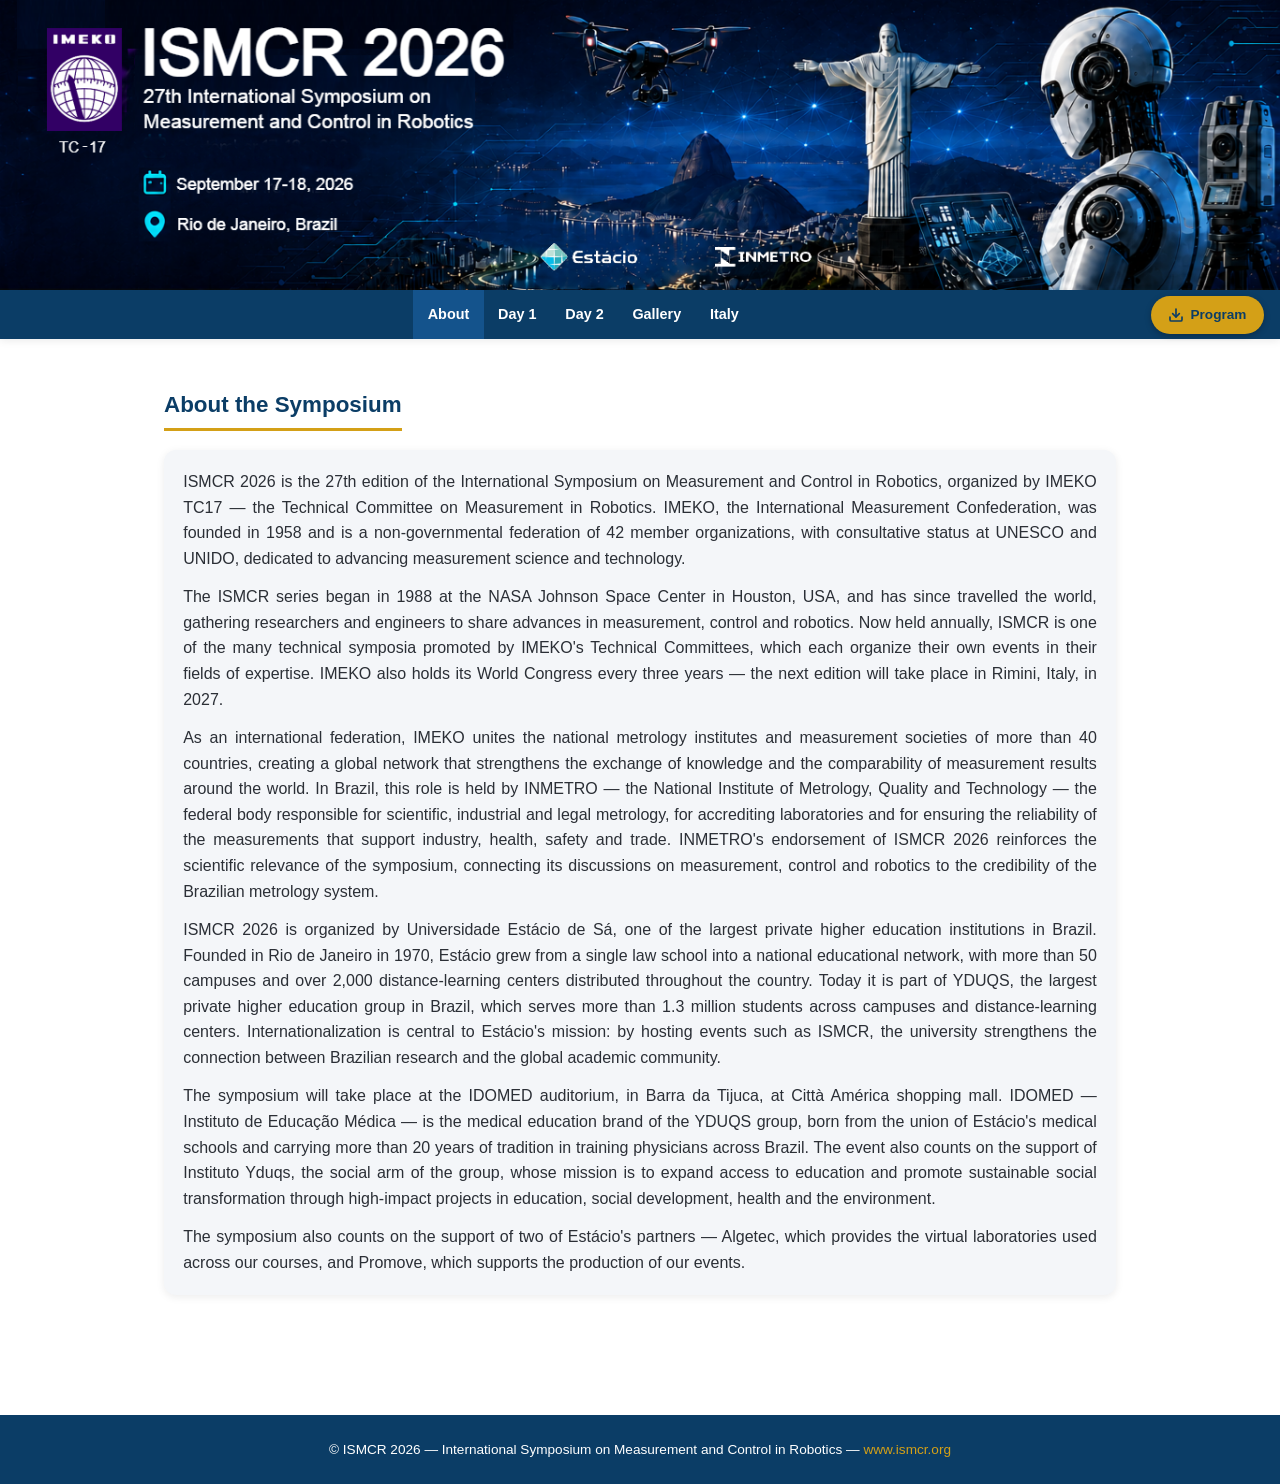
<file: index.html>
<!DOCTYPE html>
<html lang="en">
<head>
<meta charset="UTF-8">
<meta name="viewport" content="width=device-width, initial-scale=1.0">
<title>ISMCR 2026 — International Symposium on Measurement and Control in Robotics</title>
<link rel="stylesheet" href="style.css">
<link rel="icon" type="image/png" href="favicon.ico">
</head>
<body>
<img class="banner" src="banner-ismcr2026.png" alt="ISMCR 2026">
<nav>
  <ul class="menu">
    <li><a href="index.html" class="active">About</a></li>
    <li><a href="day1.html">Day 1</a></li>
    <li><a href="day2.html">Day 2</a></li>
    <li><a href="gallery.html">Gallery</a></li>
    <li><a href="italy.html">Italy</a></li>
  </ul>
  <a class="btn-download" href="programa-ismcr2026.pdf" download>
    <svg xmlns="http://www.w3.org/2000/svg" width="16" height="16" viewBox="0 0 24 24" fill="none" stroke="currentColor" stroke-width="2.5" stroke-linecap="round" stroke-linejoin="round"><path d="M21 15v4a2 2 0 0 1-2 2H5a2 2 0 0 1-2-2v-4"/><polyline points="7 10 12 15 17 10"/><line x1="12" y1="15" x2="12" y2="3"/></svg>
    Program
  </a>
</nav>
<main>
  <section>
    <h2>About the Symposium</h2>
    <div class="card">
      <p>ISMCR 2026 is the 27th edition of the International Symposium on Measurement and Control in Robotics, organized by IMEKO TC17 — the Technical Committee on Measurement in Robotics. IMEKO, the International Measurement Confederation, was founded in 1958 and is a non-governmental federation of 42 member organizations, with consultative status at UNESCO and UNIDO, dedicated to advancing measurement science and technology.</p>
      <p>The ISMCR series began in 1988 at the NASA Johnson Space Center in Houston, USA, and has since travelled the world, gathering researchers and engineers to share advances in measurement, control and robotics. Now held annually, ISMCR is one of the many technical symposia promoted by IMEKO's Technical Committees, which each organize their own events in their fields of expertise. IMEKO also holds its World Congress every three years — the next edition will take place in Rimini, Italy, in 2027.</p>
      <p>As an international federation, IMEKO unites the national metrology institutes and measurement societies of more than 40 countries, creating a global network that strengthens the exchange of knowledge and the comparability of measurement results around the world. In Brazil, this role is held by INMETRO — the National Institute of Metrology, Quality and Technology — the federal body responsible for scientific, industrial and legal metrology, for accrediting laboratories and for ensuring the reliability of the measurements that support industry, health, safety and trade. INMETRO's endorsement of ISMCR 2026 reinforces the scientific relevance of the symposium, connecting its discussions on measurement, control and robotics to the credibility of the Brazilian metrology system.</p>
      <p>ISMCR 2026 is organized by Universidade Estácio de Sá, one of the largest private higher education institutions in Brazil. Founded in Rio de Janeiro in 1970, Estácio grew from a single law school into a national educational network, with more than 50 campuses and over 2,000 distance-learning centers distributed throughout the country. Today it is part of YDUQS, the largest private higher education group in Brazil, which serves more than 1.3 million students across campuses and distance-learning centers. Internationalization is central to Estácio's mission: by hosting events such as ISMCR, the university strengthens the connection between Brazilian research and the global academic community.</p>
      <p>The symposium will take place at the IDOMED auditorium, in Barra da Tijuca, at Città América shopping mall. IDOMED — Instituto de Educação Médica — is the medical education brand of the YDUQS group, born from the union of Estácio's medical schools and carrying more than 20 years of tradition in training physicians across Brazil. The event also counts on the support of Instituto Yduqs, the social arm of the group, whose mission is to expand access to education and promote sustainable social transformation through high-impact projects in education, social development, health and the environment.</p>
      <p>The symposium also counts on the support of two of Estácio's partners — Algetec, which provides the virtual laboratories used across our courses, and Promove, which supports the production of our events.</p>
    </div>
  </section>
</main>
<footer>
  <p>© ISMCR 2026 — International Symposium on Measurement and Control in Robotics — <a href="https://www.ismcr.org">www.ismcr.org</a></p>
</footer>
</body>
</html>
</file>
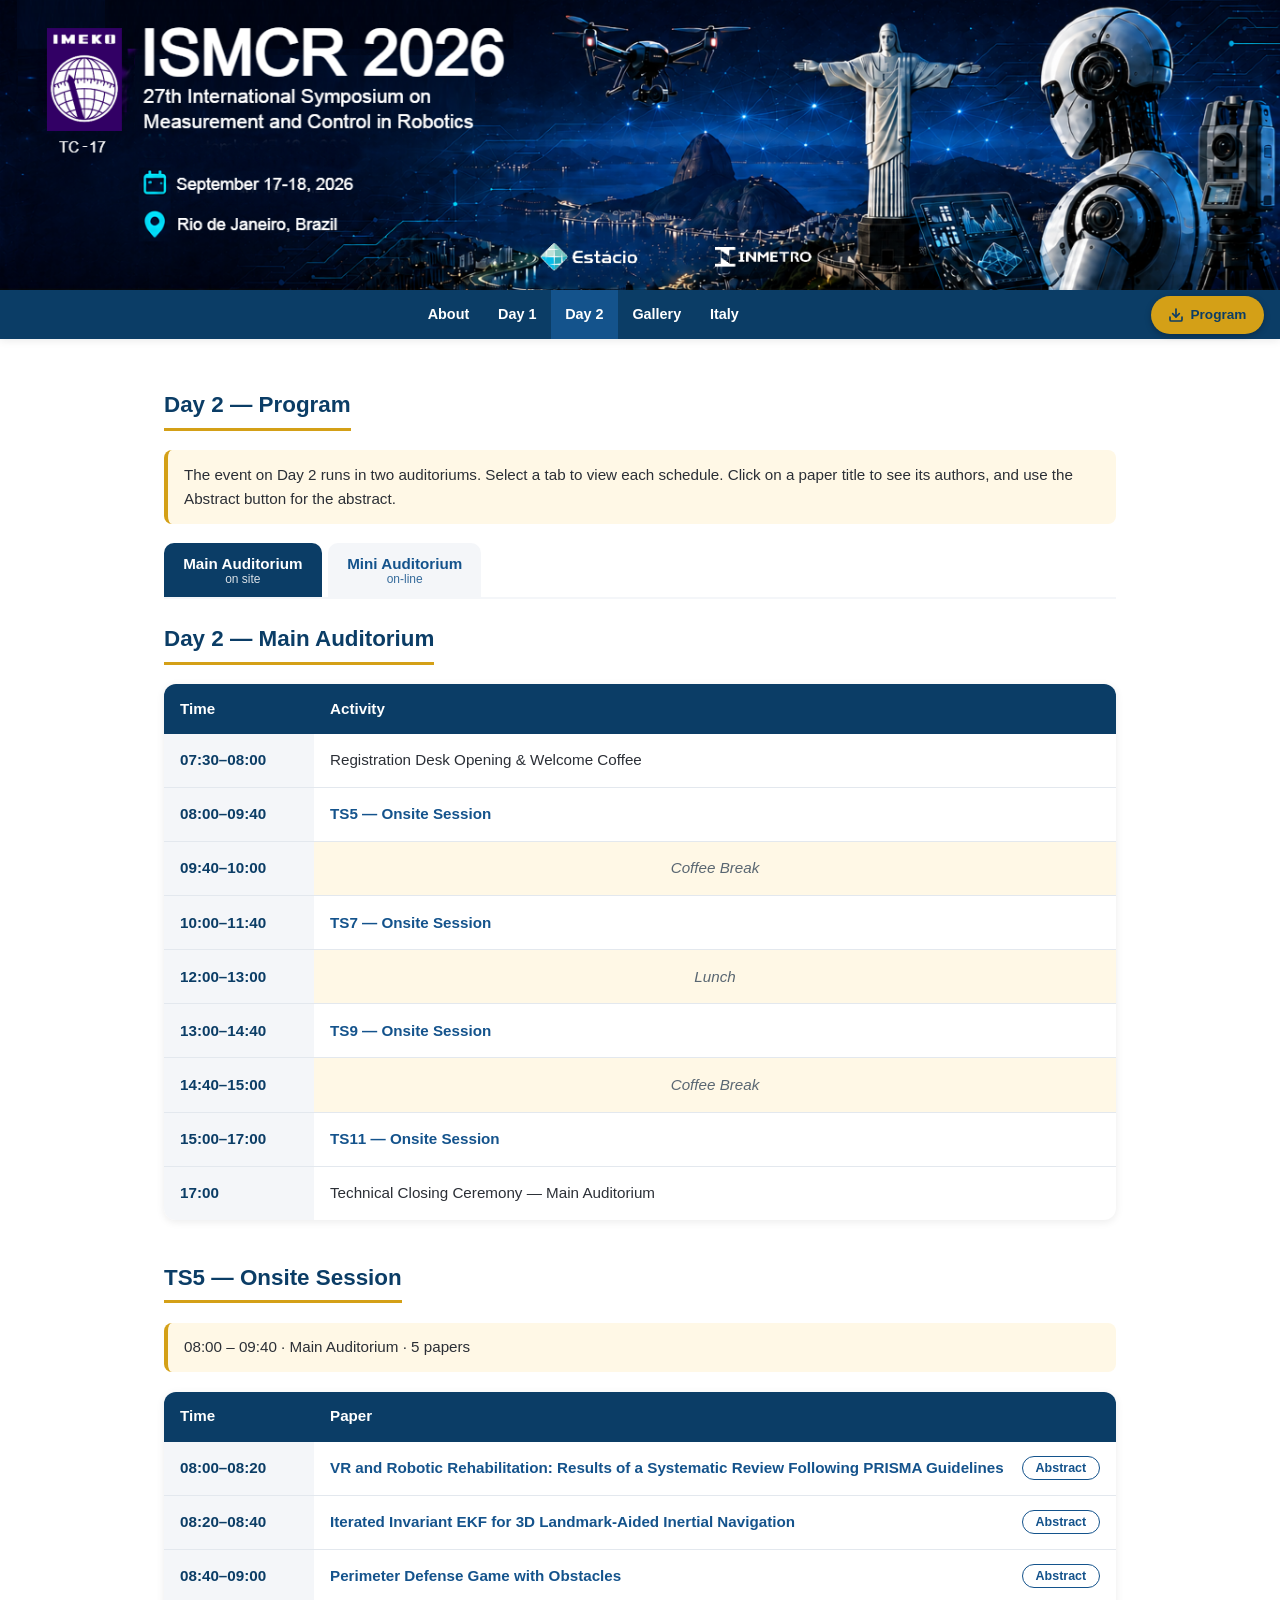
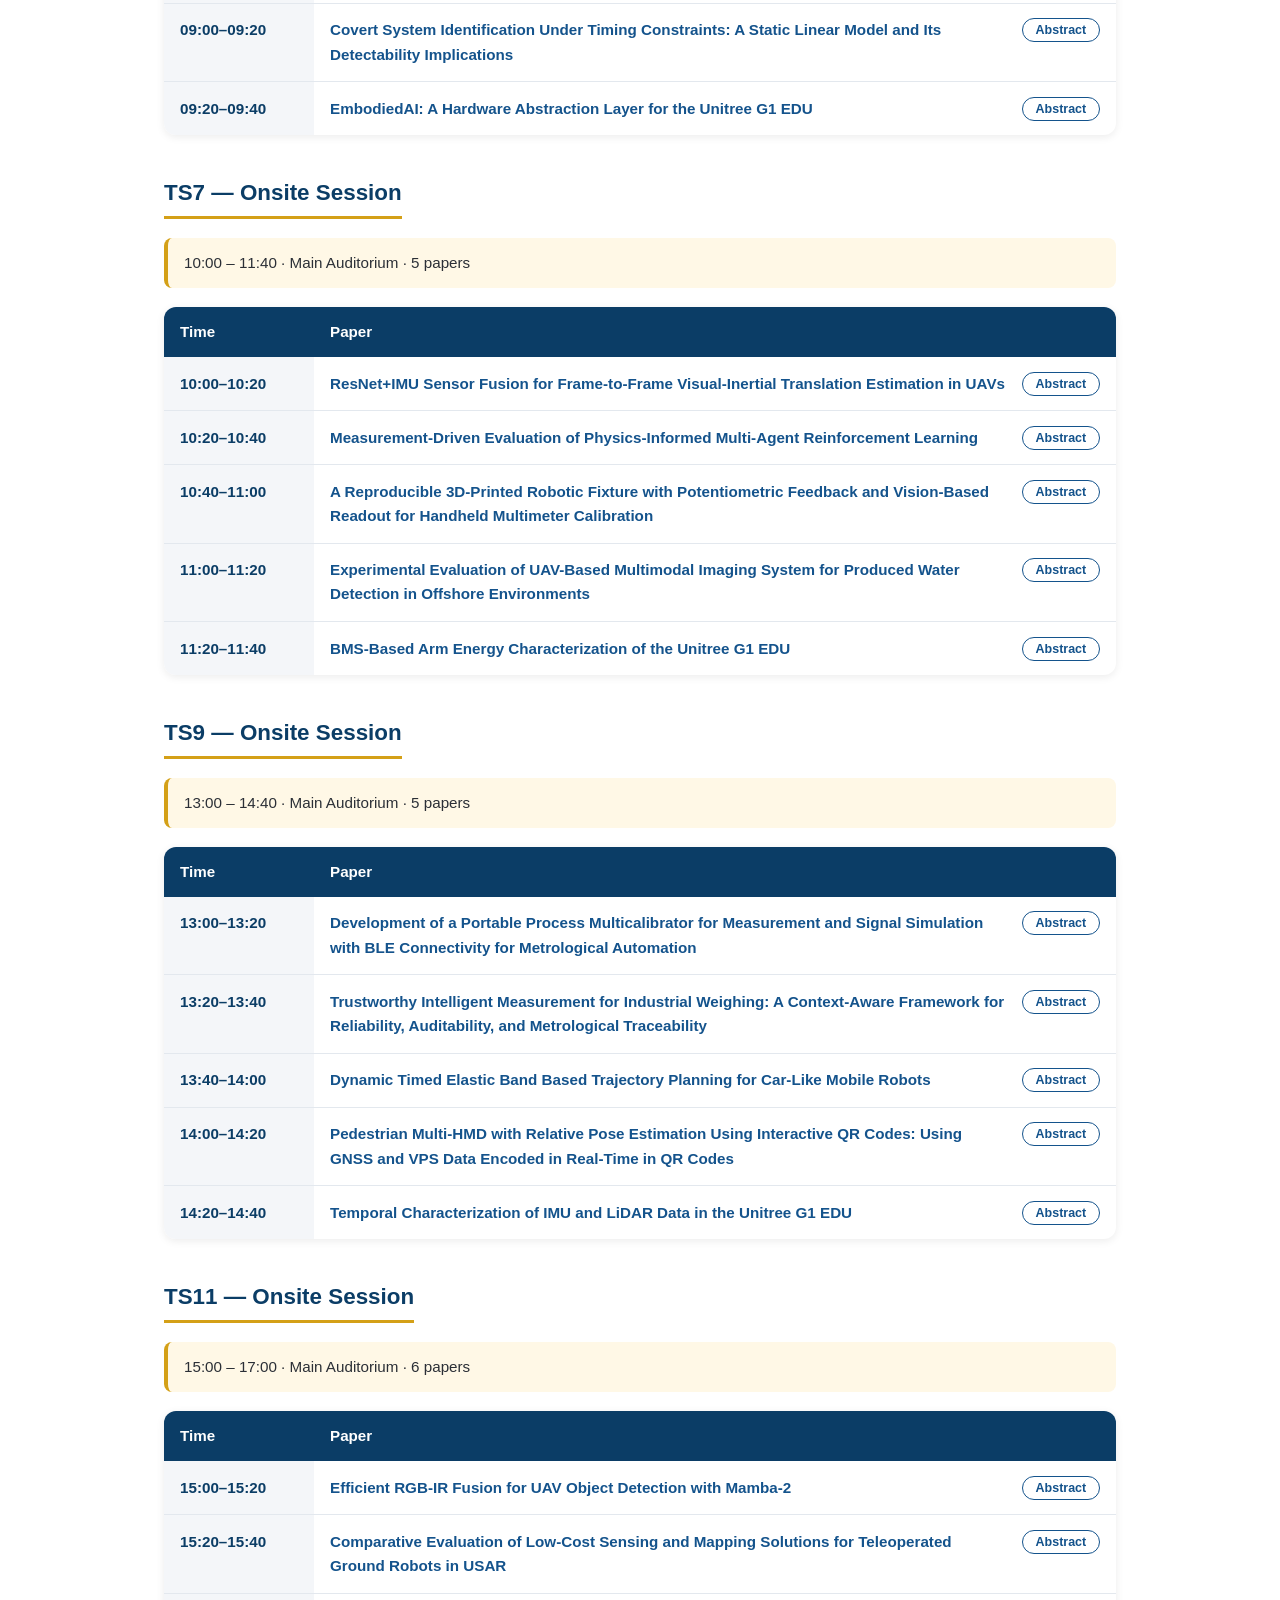
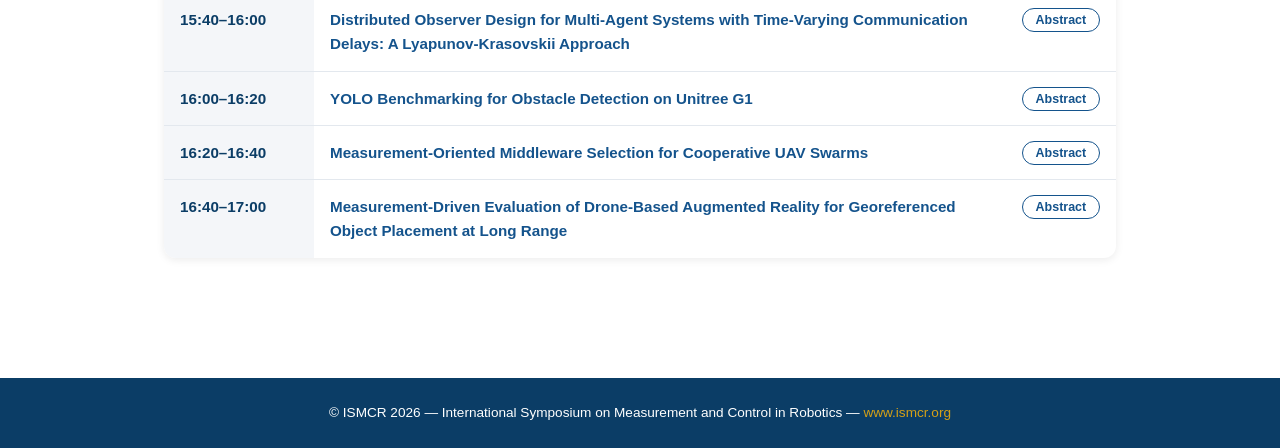
<file: day2.html>
<!DOCTYPE html>
<html lang="en">
<head>
<meta charset="UTF-8">
<meta name="viewport" content="width=device-width, initial-scale=1.0">
<title>Program — Day 2 | ISMCR 2026</title>
<style>
:root{--azul:#0b3d66;--azul-claro:#14538c;--dourado:#d4a017;--cinza:#f4f6f9;--texto:#2b2f36;--branco:#fff;--sombra:0 2px 8px rgba(0,0,0,.08)}
*{margin:0;padding:0;box-sizing:border-box}
html{scroll-behavior:smooth}
body{font-family:-apple-system,BlinkMacSystemFont,"Segoe UI",Roboto,Arial,sans-serif;color:var(--texto);line-height:1.6;background:var(--branco)}
img{max-width:100%;display:block}
a{color:var(--azul-claro);text-decoration:none}
a:hover{text-decoration:underline}
/* Banner no topo */
.banner{width:100%;height:auto;display:block}
nav{position:sticky;top:0;z-index:50;background:var(--azul);box-shadow:var(--sombra);display:flex;align-items:center;flex-wrap:wrap;padding:0 1rem}
nav .menu{max-width:1000px;margin:0 auto;display:flex;flex-wrap:wrap;justify-content:center;list-style:none;flex:1 1 auto}
.btn-download{flex-shrink:0;display:inline-flex;align-items:center;gap:.4rem;background:var(--dourado);color:var(--azul);font-weight:700;padding:.5rem 1.1rem;border-radius:999px;font-size:.85rem;box-shadow:0 2px 6px rgba(0,0,0,.25);white-space:nowrap}
.btn-download:hover{background:#e0b233;text-decoration:none}
nav .menu{max-width:1000px;margin:0 auto;display:flex;flex-wrap:wrap;justify-content:center;list-style:none}
nav .menu a{display:block;color:var(--branco);padding:.8rem .9rem;font-size:.9rem;font-weight:600}
nav .menu a:hover{background:var(--azul-claro);text-decoration:none}
nav .menu a.active{background:var(--azul-claro)}
main{max-width:1000px;margin:0 auto;padding:2.5rem 1.2rem;min-height:60vh}
section{margin-bottom:2.5rem}
h2{color:var(--azul);font-size:1.4rem;border-bottom:3px solid var(--dourado);display:inline-block;padding-bottom:.3rem;margin-bottom:1.2rem}
.card{background:var(--cinza);border-radius:12px;padding:1.2rem;box-shadow:var(--sombra)}
.card p{text-align:justify;margin-bottom:.8rem}
.card p:last-child{margin-bottom:0}
.videos{display:grid;grid-template-columns:1fr;gap:1.2rem}
.video-box{position:relative;width:100%;aspect-ratio:16/9;border-radius:12px;overflow:hidden;background:#000;box-shadow:var(--sombra)}
.video-box iframe{position:absolute;inset:0;width:100%;height:100%;border:0}
.nota{background:#fff8e6;border-left:4px solid var(--dourado);padding:.8rem 1rem;border-radius:8px;margin-bottom:1.2rem;font-size:.95rem}
/* Tabela do programa */
.tabela-programa{width:100%;border-collapse:collapse;background:var(--branco);border-radius:12px;overflow:hidden;box-shadow:var(--sombra)}
.tabela-programa thead th{background:var(--azul);color:var(--branco);text-align:left;padding:.8rem 1rem;font-size:.95rem}
.tabela-programa tbody td{border-bottom:1px solid #e3e8ee;padding:.9rem 1rem;vertical-align:top;font-size:.95rem}
.tabela-programa tbody tr:last-child td{border-bottom:0}
.tabela-programa .hora{font-weight:700;color:var(--azul);white-space:nowrap;background:var(--cinza);width:150px}
.tabela-programa .sala-a{background:var(--branco)}
.tabela-programa .sala-b{background:#fafbfd}
.tabela-programa .pausa{background:#fff8e6;color:#5a6772;font-style:italic;text-align:center}
.tabela-programa ul{margin:.4rem 0 0;padding-left:1.1rem}
.tabela-programa ul li{margin-bottom:.3rem}
.tabela-programa a{color:var(--azul-claro);font-weight:600}
.tabela-programa small{color:#5a6772;font-weight:400}
@media(max-width:600px){.tabela-programa .hora{width:auto;white-space:normal}}
/* Abas dos auditórios */
.abas{display:flex;gap:.4rem;margin-bottom:1.4rem;border-bottom:2px solid var(--cinza);flex-wrap:wrap}
.aba{padding:.7rem 1.2rem;font-size:.95rem;font-weight:600;color:var(--azul-claro);background:var(--cinza);border:0;border-radius:10px 10px 0 0;cursor:pointer;transition:background .15s,color .15s}
.aba:hover{background:#e6ebf1}
.aba.ativa{background:var(--azul);color:var(--branco)}
.aba small{display:block;font-weight:400;font-size:.75rem;opacity:.85}
.painel{display:none}
.painel.ativa{display:block}
/* Linha do trabalho: título clicável à esquerda + botão abstract à direita */
.paper-linha{display:flex;justify-content:space-between;align-items:flex-start;gap:1rem}
.paper-titulo{cursor:pointer;color:var(--azul-claro);font-weight:600}
.paper-titulo:hover{text-decoration:underline}
.btn-abstract{flex-shrink:0;background:none;border:1px solid var(--azul-claro);color:var(--azul-claro);border-radius:999px;padding:.25rem .8rem;font-size:.78rem;font-weight:600;cursor:pointer;white-space:nowrap;transition:background .15s,color .15s}
.btn-abstract:hover{background:var(--azul-claro);color:var(--branco)}
@media(max-width:480px){.paper-linha{flex-direction:column;gap:.5rem}.btn-abstract{align-self:flex-start}}
/* Janelas modais (autores e abstracts) */
.modal{display:none;position:fixed;inset:0;z-index:100;background:rgba(0,0,0,.55);padding:1rem;overflow-y:auto}
.modal.aberta{display:flex;align-items:flex-start;justify-content:center}
.modal-conteudo{background:var(--branco);border-radius:12px;max-width:640px;width:100%;margin:2rem auto;padding:1.5rem;box-shadow:0 10px 40px rgba(0,0,0,.3)}
.modal-conteudo h3{color:var(--azul);margin-bottom:.6rem}
.modal-conteudo .fechar{float:right;background:none;border:0;font-size:1.6rem;line-height:1;color:#888;cursor:pointer}
.modal-conteudo .fechar:hover{color:var(--azul)}
/* Ficha de autores do trabalho */
.autores{list-style:none;margin-top:.6rem}
.autores li{background:var(--cinza);padding:.6rem .9rem;border-radius:8px;margin-bottom:.4rem;font-size:.95rem}
.autores li:last-child{margin-bottom:0}
.autores .nome{font-weight:600;color:var(--azul)}
.autores .inst{color:var(--texto)}
.autores .pais{color:var(--azul-claro);font-size:.85rem}
/* Abstract */
.abstract-texto{margin-top:.6rem;text-align:justify;font-size:.95rem}
.abstract-texto p{margin-bottom:.6rem}
.abstract-texto p:last-child{margin-bottom:0}
.italia{background:linear-gradient(135deg,var(--azul),var(--azul-claro));color:var(--branco);border-radius:16px;padding:2rem 1.4rem;text-align:center}
.italia h2{color:var(--branco);border-bottom-color:var(--dourado)}
.italia p{margin-bottom:1.2rem;opacity:.95}
.btn-grande{display:inline-block;background:var(--dourado);color:var(--azul);font-weight:700;padding:.8rem 1.8rem;border-radius:999px;font-size:1rem}
.btn-grande:hover{background:#e0b233;text-decoration:none}
.lista-nomes{list-style:none;display:grid;grid-template-columns:1fr;gap:.4rem}
.lista-nomes li{background:var(--cinza);padding:.6rem .9rem;border-radius:8px;font-size:.95rem}
.lista-nomes li::before{content:"🍽 "}
footer{background:var(--azul);color:var(--branco);text-align:center;padding:1.5rem 1rem;font-size:.85rem;margin-top:2rem}
footer a{color:var(--dourado)}
@media(min-width:768px){
  main{padding:3rem 1.5rem}
  .videos{grid-template-columns:repeat(2,1fr)}
  .lista-nomes{grid-template-columns:repeat(2,1fr)}
}
</style>
</head>
<body>
<img class="banner" src="banner-ismcr2026.png" alt="ISMCR 2026">
<nav>
  <ul class="menu">
    <li><a href="index.html">About</a></li>
    <li><a href="day1.html">Day 1</a></li>
    <li><a href="day2.html" class="active">Day 2</a></li>
    <li><a href="gallery.html">Gallery</a></li>
    <li><a href="italy.html">Italy</a></li>
  </ul>
<a class="btn-download" href="programa-ismcr2026.pdf" download>
  <svg xmlns="http://www.w3.org/2000/svg" width="16" height="16" viewBox="0 0 24 24" fill="none" stroke="currentColor" stroke-width="2.5" stroke-linecap="round" stroke-linejoin="round"><path d="M21 15v4a2 2 0 0 1-2 2H5a2 2 0 0 1-2-2v-4"/><polyline points="7 10 12 15 17 10"/><line x1="12" y1="15" x2="12" y2="3"/></svg>
  Program
</a>
</nav>
<main>
  <h2>Day 2 — Program</h2>
  <p class="nota">The event on Day 2 runs in two auditoriums. Select a tab to view each schedule. Click on a paper title to see its authors, and use the Abstract button for the abstract.</p>
  <div class="abas">
    <button class="aba ativa" data-aba="main">Main Auditorium <small>on site</small></button>
    <button class="aba" data-aba="mini">Mini Auditorium <small>on-line</small></button>
  </div>
  <!-- ===== Painel Main Auditorium (on site) ===== -->
  <div class="painel ativa" id="painel-main">
    <section>
      <h2>Day 2 — Main Auditorium</h2>
      <table class="tabela-programa">
        <thead>
          <tr>
            <th>Time</th>
            <th>Activity</th>
          </tr>
        </thead>
        <tbody>
          <tr><td class="hora">07:30–08:00</td><td>Registration Desk Opening &amp; Welcome Coffee</td></tr>
          <tr><td class="hora">08:00–09:40</td><td><a href="#ts5"><strong>TS5 — Onsite Session</strong></a></td></tr>
          <tr><td class="hora">09:40–10:00</td><td class="pausa">Coffee Break</td></tr>
          <tr><td class="hora">10:00–11:40</td><td><a href="#ts7"><strong>TS7 — Onsite Session</strong></a></td></tr>
          <tr><td class="hora">12:00–13:00</td><td class="pausa">Lunch</td></tr>
          <tr><td class="hora">13:00–14:40</td><td><a href="#ts9"><strong>TS9 — Onsite Session</strong></a></td></tr>
          <tr><td class="hora">14:40–15:00</td><td class="pausa">Coffee Break</td></tr>
          <tr><td class="hora">15:00–17:00</td><td><a href="#ts11"><strong>TS11 — Onsite Session</strong></a></td></tr>
          <tr><td class="hora">17:00</td><td>Technical Closing Ceremony — Main Auditorium</td></tr>
        </tbody>
      </table>
    </section>
    <section id="ts5">
      <h2>TS5 — Onsite Session</h2>
      <p class="nota">08:00 – 09:40 · Main Auditorium · 5 papers</p>
      <table class="tabela-programa">
        <thead>
          <tr>
            <th>Time</th>
            <th>Paper</th>
          </tr>
        </thead>
        <tbody>
          <tr>
            <td class="hora">08:00–08:20</td>
            <td>
              <div class="paper-linha">
                <a class="paper-titulo" onclick="abrirModal('main-paper-ts5-1');return false;">VR and Robotic Rehabilitation: Results of a Systematic Review Following PRISMA Guidelines</a>
                <button class="btn-abstract" onclick="abrirModal('main-abs-ts5-1')">Abstract</button>
              </div>
            </td>
          </tr>
          <tr>
            <td class="hora">08:20–08:40</td>
            <td>
              <div class="paper-linha">
                <a class="paper-titulo" onclick="abrirModal('main-paper-ts5-2');return false;">Iterated Invariant EKF for 3D Landmark-Aided Inertial Navigation</a>
                <button class="btn-abstract" onclick="abrirModal('main-abs-ts5-2')">Abstract</button>
              </div>
            </td>
          </tr>
          <tr>
            <td class="hora">08:40–09:00</td>
            <td>
              <div class="paper-linha">
                <a class="paper-titulo" onclick="abrirModal('main-paper-ts5-3');return false;">Perimeter Defense Game with Obstacles</a>
                <button class="btn-abstract" onclick="abrirModal('main-abs-ts5-3')">Abstract</button>
              </div>
            </td>
          </tr>
          <tr>
            <td class="hora">09:00–09:20</td>
            <td>
              <div class="paper-linha">
                <a class="paper-titulo" onclick="abrirModal('main-paper-ts5-4');return false;">Covert System Identification Under Timing Constraints: A Static Linear Model and Its Detectability Implications</a>
                <button class="btn-abstract" onclick="abrirModal('main-abs-ts5-4')">Abstract</button>
              </div>
            </td>
          </tr>
          <tr>
            <td class="hora">09:20–09:40</td>
            <td>
              <div class="paper-linha">
                <a class="paper-titulo" onclick="abrirModal('main-paper-ts5-5');return false;">EmbodiedAI: A Hardware Abstraction Layer for the Unitree G1 EDU</a>
                <button class="btn-abstract" onclick="abrirModal('main-abs-ts5-5')">Abstract</button>
              </div>
            </td>
          </tr>
        </tbody>
      </table>
    </section>
    <section id="ts7">
      <h2>TS7 — Onsite Session</h2>
      <p class="nota">10:00 – 11:40 · Main Auditorium · 5 papers</p>
      <table class="tabela-programa">
        <thead>
          <tr>
            <th>Time</th>
            <th>Paper</th>
          </tr>
        </thead>
        <tbody>
          <tr>
            <td class="hora">10:00–10:20</td>
            <td>
              <div class="paper-linha">
                <a class="paper-titulo" onclick="abrirModal('main-paper-ts7-1');return false;">ResNet+IMU Sensor Fusion for Frame-to-Frame Visual-Inertial Translation Estimation in UAVs</a>
                <button class="btn-abstract" onclick="abrirModal('main-abs-ts7-1')">Abstract</button>
              </div>
            </td>
          </tr>
          <tr>
            <td class="hora">10:20–10:40</td>
            <td>
              <div class="paper-linha">
                <a class="paper-titulo" onclick="abrirModal('main-paper-ts7-2');return false;">Measurement-Driven Evaluation of Physics-Informed Multi-Agent Reinforcement Learning</a>
                <button class="btn-abstract" onclick="abrirModal('main-abs-ts7-2')">Abstract</button>
              </div>
            </td>
          </tr>
          <tr>
            <td class="hora">10:40–11:00</td>
            <td>
              <div class="paper-linha">
                <a class="paper-titulo" onclick="abrirModal('main-paper-ts7-3');return false;">A Reproducible 3D-Printed Robotic Fixture with Potentiometric Feedback and Vision-Based Readout for Handheld Multimeter Calibration</a>
                <button class="btn-abstract" onclick="abrirModal('main-abs-ts7-3')">Abstract</button>
              </div>
            </td>
          </tr>
          <tr>
            <td class="hora">11:00–11:20</td>
            <td>
              <div class="paper-linha">
                <a class="paper-titulo" onclick="abrirModal('main-paper-ts7-4');return false;">Experimental Evaluation of UAV-Based Multimodal Imaging System for Produced Water Detection in Offshore Environments</a>
                <button class="btn-abstract" onclick="abrirModal('main-abs-ts7-4')">Abstract</button>
              </div>
            </td>
          </tr>
          <tr>
            <td class="hora">11:20–11:40</td>
            <td>
              <div class="paper-linha">
                <a class="paper-titulo" onclick="abrirModal('main-paper-ts7-5');return false;">BMS-Based Arm Energy Characterization of the Unitree G1 EDU</a>
                <button class="btn-abstract" onclick="abrirModal('main-abs-ts7-5')">Abstract</button>
              </div>
            </td>
          </tr>
        </tbody>
      </table>
    </section>
    <section id="ts9">
      <h2>TS9 — Onsite Session</h2>
      <p class="nota">13:00 – 14:40 · Main Auditorium · 5 papers</p>
      <table class="tabela-programa">
        <thead>
          <tr>
            <th>Time</th>
            <th>Paper</th>
          </tr>
        </thead>
        <tbody>
          <tr>
            <td class="hora">13:00–13:20</td>
            <td>
              <div class="paper-linha">
                <a class="paper-titulo" onclick="abrirModal('main-paper-ts9-1');return false;">Development of a Portable Process Multicalibrator for Measurement and Signal Simulation with BLE Connectivity for Metrological Automation</a>
                <button class="btn-abstract" onclick="abrirModal('main-abs-ts9-1')">Abstract</button>
              </div>
            </td>
          </tr>
          <tr>
            <td class="hora">13:20–13:40</td>
            <td>
              <div class="paper-linha">
                <a class="paper-titulo" onclick="abrirModal('main-paper-ts9-2');return false;">Trustworthy Intelligent Measurement for Industrial Weighing: A Context-Aware Framework for Reliability, Auditability, and Metrological Traceability</a>
                <button class="btn-abstract" onclick="abrirModal('main-abs-ts9-2')">Abstract</button>
              </div>
            </td>
          </tr>
          <tr>
            <td class="hora">13:40–14:00</td>
            <td>
              <div class="paper-linha">
                <a class="paper-titulo" onclick="abrirModal('main-paper-ts9-3');return false;">Dynamic Timed Elastic Band Based Trajectory Planning for Car-Like Mobile Robots</a>
                <button class="btn-abstract" onclick="abrirModal('main-abs-ts9-3')">Abstract</button>
              </div>
            </td>
          </tr>
          <tr>
            <td class="hora">14:00–14:20</td>
            <td>
              <div class="paper-linha">
                <a class="paper-titulo" onclick="abrirModal('main-paper-ts9-4');return false;">Pedestrian Multi-HMD with Relative Pose Estimation Using Interactive QR Codes: Using GNSS and VPS Data Encoded in Real-Time in QR Codes</a>
                <button class="btn-abstract" onclick="abrirModal('main-abs-ts9-4')">Abstract</button>
              </div>
            </td>
          </tr>
          <tr>
            <td class="hora">14:20–14:40</td>
            <td>
              <div class="paper-linha">
                <a class="paper-titulo" onclick="abrirModal('main-paper-ts9-5');return false;">Temporal Characterization of IMU and LiDAR Data in the Unitree G1 EDU</a>
                <button class="btn-abstract" onclick="abrirModal('main-abs-ts9-5')">Abstract</button>
              </div>
            </td>
          </tr>
        </tbody>
      </table>
    </section>
    <section id="ts11">
      <h2>TS11 — Onsite Session</h2>
      <p class="nota">15:00 – 17:00 · Main Auditorium · 6 papers</p>
      <table class="tabela-programa">
        <thead>
          <tr>
            <th>Time</th>
            <th>Paper</th>
          </tr>
        </thead>
        <tbody>
          <tr>
            <td class="hora">15:00–15:20</td>
            <td>
              <div class="paper-linha">
                <a class="paper-titulo" onclick="abrirModal('main-paper-ts11-1');return false;">Efficient RGB-IR Fusion for UAV Object Detection with Mamba-2</a>
                <button class="btn-abstract" onclick="abrirModal('main-abs-ts11-1')">Abstract</button>
              </div>
            </td>
          </tr>
          <tr>
            <td class="hora">15:20–15:40</td>
            <td>
              <div class="paper-linha">
                <a class="paper-titulo" onclick="abrirModal('main-paper-ts11-2');return false;">Comparative Evaluation of Low-Cost Sensing and Mapping Solutions for Teleoperated Ground Robots in USAR</a>
                <button class="btn-abstract" onclick="abrirModal('main-abs-ts11-2')">Abstract</button>
              </div>
            </td>
          </tr>
          <tr>
            <td class="hora">15:40–16:00</td>
            <td>
              <div class="paper-linha">
                <a class="paper-titulo" onclick="abrirModal('main-paper-ts11-3');return false;">Distributed Observer Design for Multi-Agent Systems with Time-Varying Communication Delays: A Lyapunov-Krasovskii Approach</a>
                <button class="btn-abstract" onclick="abrirModal('main-abs-ts11-3')">Abstract</button>
              </div>
            </td>
          </tr>
          <tr>
            <td class="hora">16:00–16:20</td>
            <td>
              <div class="paper-linha">
                <a class="paper-titulo" onclick="abrirModal('main-paper-ts11-4');return false;">YOLO Benchmarking for Obstacle Detection on Unitree G1</a>
                <button class="btn-abstract" onclick="abrirModal('main-abs-ts11-4')">Abstract</button>
              </div>
            </td>
          </tr>
          <tr>
            <td class="hora">16:20–16:40</td>
            <td>
              <div class="paper-linha">
                <a class="paper-titulo" onclick="abrirModal('main-paper-ts11-5');return false;">Measurement-Oriented Middleware Selection for Cooperative UAV Swarms</a>
                <button class="btn-abstract" onclick="abrirModal('main-abs-ts11-5')">Abstract</button>
              </div>
            </td>
          </tr>
          <tr>
            <td class="hora">16:40–17:00</td>
            <td>
              <div class="paper-linha">
                <a class="paper-titulo" onclick="abrirModal('main-paper-ts11-6');return false;">Measurement-Driven Evaluation of Drone-Based Augmented Reality for Georeferenced Object Placement at Long Range</a>
                <button class="btn-abstract" onclick="abrirModal('main-abs-ts11-6')">Abstract</button>
              </div>
            </td>
          </tr>
        </tbody>
      </table>
    </section>
  </div>
  <!-- ===== Painel Mini Auditorium (on-line) ===== -->
  <div class="painel" id="painel-mini">
    <section>
      <h2>Day 2 — Mini Auditorium</h2>
      <table class="tabela-programa">
        <thead>
          <tr>
            <th>Time</th>
            <th>Activity</th>
          </tr>
        </thead>
        <tbody>
          <tr><td class="hora">07:30–08:00</td><td>Registration Desk Opening &amp; Welcome Coffee</td></tr>
          <tr><td class="hora">08:00–09:40</td><td><a href="#ts4"><strong>TS4 — Online Session</strong></a></td></tr>
          <tr><td class="hora">09:40–10:00</td><td class="pausa">Coffee Break</td></tr>
          <tr><td class="hora">10:00–11:40</td><td><a href="#ts6"><strong>TS6 — Online Session</strong></a></td></tr>
          <tr><td class="hora">12:00–13:00</td><td class="pausa">Lunch</td></tr>
          <tr><td class="hora">13:00–14:40</td><td><a href="#ts8"><strong>TS8 — Online Session</strong></a></td></tr>
          <tr><td class="hora">14:40–15:00</td><td class="pausa">Coffee Break</td></tr>
          <tr><td class="hora">15:00–17:00</td><td><a href="#ts10"><strong>TS10 — Online Session</strong></a></td></tr>
        </tbody>
      </table>
    </section>
    <section id="ts4">
      <h2>TS4 — Online Session</h2>
      <p class="nota">08:00 – 09:40 · Mini Auditorium · 5 papers</p>
      <table class="tabela-programa">
        <thead>
          <tr>
            <th>Time</th>
            <th>Paper</th>
          </tr>
        </thead>
        <tbody>
          <tr>
            <td class="hora">08:00–08:20</td>
            <td>
              <div class="paper-linha">
                <a class="paper-titulo" onclick="abrirModal('mini-paper-ts4-1');return false;">Conceptual Design and Biomechanical Analysis of a Semi-Active Shoulder–Elbow Exoskeleton for Industrial Applications</a>
                <button class="btn-abstract" onclick="abrirModal('mini-abs-ts4-1')">Abstract</button>
              </div>
            </td>
          </tr>
          <tr>
            <td class="hora">08:20–08:40</td>
            <td>
              <div class="paper-linha">
                <a class="paper-titulo" onclick="abrirModal('mini-paper-ts4-2');return false;">Design, Modeling and Finite Element Analysis of a Robotic Spine Exoskeleton for Active Deformity Correction</a>
                <button class="btn-abstract" onclick="abrirModal('mini-abs-ts4-2')">Abstract</button>
              </div>
            </td>
          </tr>
          <tr>
            <td class="hora">08:40–09:00</td>
            <td>
              <div class="paper-linha">
                <a class="paper-titulo" onclick="abrirModal('mini-paper-ts4-3');return false;">Selecting Vision Systems for Industrial Applications: A Multi-Criteria Decision Framework</a>
                <button class="btn-abstract" onclick="abrirModal('mini-abs-ts4-3')">Abstract</button>
              </div>
            </td>
          </tr>
          <tr>
            <td class="hora">09:00–09:20</td>
            <td>
              <div class="paper-linha">
                <a class="paper-titulo" onclick="abrirModal('mini-paper-ts4-4');return false;">Tactile Knocker: Gaze Steering via Physical Stimuli for Safe Alerting in an Educational Workshop</a>
                <button class="btn-abstract" onclick="abrirModal('mini-abs-ts4-4')">Abstract</button>
              </div>
            </td>
          </tr>
          <tr>
            <td class="hora">09:20–09:40</td>
            <td>
              <div class="paper-linha">
                <a class="paper-titulo" onclick="abrirModal('mini-paper-ts4-5');return false;">Robotic Pencil Drawing: Improving Shade Reproduction Through Optical Measurement</a>
                <button class="btn-abstract" onclick="abrirModal('mini-abs-ts4-5')">Abstract</button>
              </div>
            </td>
          </tr>
        </tbody>
      </table>
    </section>
    <section id="ts6">
      <h2>TS6 — Online Session</h2>
      <p class="nota">10:00 – 11:40 · Mini Auditorium · 5 papers</p>
      <table class="tabela-programa">
        <thead>
          <tr>
            <th>Time</th>
            <th>Paper</th>
          </tr>
        </thead>
        <tbody>
          <tr>
            <td class="hora">10:00–10:20</td>
            <td>
              <div class="paper-linha">
                <a class="paper-titulo" onclick="abrirModal('mini-paper-ts6-1');return false;">Preliminary Single-Subject Comparative Evaluation of sEMG Acquisition Systems for Hand Gesture Recognition in Neuroprosthetic Control</a>
                <button class="btn-abstract" onclick="abrirModal('mini-abs-ts6-1')">Abstract</button>
              </div>
            </td>
          </tr>
          <tr>
            <td class="hora">10:20–10:40</td>
            <td>
              <div class="paper-linha">
                <a class="paper-titulo" onclick="abrirModal('mini-paper-ts6-2');return false;">Software-in-the-Loop Validation of a Real-Time sEMG Control Pipeline for a Five-Finger Prosthetic Hand</a>
                <button class="btn-abstract" onclick="abrirModal('mini-abs-ts6-2')">Abstract</button>
              </div>
            </td>
          </tr>
          <tr>
            <td class="hora">10:40–11:00</td>
            <td>
              <div class="paper-linha">
                <a class="paper-titulo" onclick="abrirModal('mini-paper-ts6-3');return false;">HMI and Visualization Layers for Soft PLC-Oriented Industrial Control Systems: Requirements and a Node-RED Case Study</a>
                <button class="btn-abstract" onclick="abrirModal('mini-abs-ts6-3')">Abstract</button>
              </div>
            </td>
          </tr>
          <tr>
            <td class="hora">11:00–11:20</td>
            <td>
              <div class="paper-linha">
                <a class="paper-titulo" onclick="abrirModal('mini-paper-ts6-4');return false;">Hand–Eye Calibration as a Hierarchical Screw-Axis Procrustes Problem: Exact Compatibility, SVD, and Davenport Solvers</a>
                <button class="btn-abstract" onclick="abrirModal('mini-abs-ts6-4')">Abstract</button>
              </div>
            </td>
          </tr>
          <tr>
            <td class="hora">11:20–11:40</td>
            <td>
              <div class="paper-linha">
                <a class="paper-titulo" onclick="abrirModal('mini-paper-ts6-5');return false;">Measurement-Aware Reinforcement Learning for UAV Downlink Resource Control under Communication Uncertainty</a>
                <button class="btn-abstract" onclick="abrirModal('mini-abs-ts6-5')">Abstract</button>
              </div>
            </td>
          </tr>
        </tbody>
      </table>
    </section>
    <section id="ts8">
      <h2>TS8 — Online Session</h2>
      <p class="nota">13:00 – 14:40 · Mini Auditorium · 5 papers</p>
      <table class="tabela-programa">
        <thead>
          <tr>
            <th>Time</th>
            <th>Paper</th>
          </tr>
        </thead>
        <tbody>
          <tr>
            <td class="hora">13:00–13:20</td>
            <td>
              <div class="paper-linha">
                <a class="paper-titulo" onclick="abrirModal('mini-paper-ts8-1');return false;">A Tactical CubeSat Architecture for LiDAR-Based Lunar Landing Risk Assessment</a>
                <button class="btn-abstract" onclick="abrirModal('mini-abs-ts8-1')">Abstract</button>
              </div>
            </td>
          </tr>
          <tr>
            <td class="hora">13:20–13:40</td>
            <td>
              <div class="paper-linha">
                <a class="paper-titulo" onclick="abrirModal('mini-paper-ts8-2');return false;">Real-Time Evaluation of an Electric Vehicle Traction System Based on Indirect Field-Oriented Control on a Typhoon HIL Platform</a>
                <button class="btn-abstract" onclick="abrirModal('mini-abs-ts8-2')">Abstract</button>
              </div>
            </td>
          </tr>
          <tr>
            <td class="hora">13:40–14:00</td>
            <td>
              <div class="paper-linha">
                <a class="paper-titulo" onclick="abrirModal('mini-paper-ts8-3');return false;">Measurement-Driven Self-Healing LR2021 Mesh: ETX–Q-Score Comparison and Near-Margin Airborne-Relay Evaluation</a>
                <button class="btn-abstract" onclick="abrirModal('mini-abs-ts8-3')">Abstract</button>
              </div>
            </td>
          </tr>
          <tr>
            <td class="hora">14:00–14:20</td>
            <td>
              <div class="paper-linha">
                <a class="paper-titulo" onclick="abrirModal('mini-paper-ts8-4');return false;">Cascaded Model-Free Dynamic Compensation for Trajectory Tracking of Cooperative Mobile Robot Formations</a>
                <button class="btn-abstract" onclick="abrirModal('mini-abs-ts8-4')">Abstract</button>
              </div>
            </td>
          </tr>
          <tr>
            <td class="hora">14:20–14:40</td>
            <td>
              <div class="paper-linha">
                <a class="paper-titulo" onclick="abrirModal('mini-paper-ts8-5');return false;">An Error-Dependent Nonlinear Sliding Mode Controller for Robust Trajectory Tracking of an Aerial Manipulator</a>
                <button class="btn-abstract" onclick="abrirModal('mini-abs-ts8-5')">Abstract</button>
              </div>
            </td>
          </tr>
        </tbody>
      </table>
    </section>
    <section id="ts10">
      <h2>TS10 — Online Session</h2>
      <p class="nota">15:00 – 17:00 · Mini Auditorium · 6 papers</p>
      <table class="tabela-programa">
        <thead>
          <tr>
            <th>Time</th>
            <th>Paper</th>
          </tr>
        </thead>
        <tbody>
          <tr>
            <td class="hora">15:00–15:20</td>
            <td>
              <div class="paper-linha">
                <a class="paper-titulo" onclick="abrirModal('mini-paper-ts10-1');return false;">LiDAR Scout Rover: A Distributed ROS 2 Architecture for Robust Multi-Layer Autonomous Navigation</a>
                <button class="btn-abstract" onclick="abrirModal('mini-abs-ts10-1')">Abstract</button>
              </div>
            </td>
          </tr>
          <tr>
            <td class="hora">15:20–15:40</td>
            <td>
              <div class="paper-linha">
                <a class="paper-titulo" onclick="abrirModal('mini-paper-ts10-2');return false;">Methodology for Ranking UGCVs for the Brazilian Armed Forces Based on a Hybrid Approach of the LOPCOW and OPARA Multicriteria Decision-Making Methods</a>
                <button class="btn-abstract" onclick="abrirModal('mini-abs-ts10-2')">Abstract</button>
              </div>
            </td>
          </tr>
          <tr>
            <td class="hora">15:40–16:00</td>
            <td>
              <div class="paper-linha">
                <a class="paper-titulo" onclick="abrirModal('mini-paper-ts10-3');return false;">Impact of Velocity Observers on Friction Compensation and Energy Reconstruction in Motor-Side Sensed Haptic Interfaces</a>
                <button class="btn-abstract" onclick="abrirModal('mini-abs-ts10-3')">Abstract</button>
              </div>
            </td>
          </tr>
          <tr>
            <td class="hora">16:00–16:20</td>
            <td>
              <div class="paper-linha">
                <a class="paper-titulo" onclick="abrirModal('mini-paper-ts10-4');return false;">Robust Impedance Control Synthesis within a Generalized Output Regulation Framework for a 1-DOF Mechanical System</a>
                <button class="btn-abstract" onclick="abrirModal('mini-abs-ts10-4')">Abstract</button>
              </div>
            </td>
          </tr>
          <tr>
            <td class="hora">16:20–16:40</td>
            <td>
              <div class="paper-linha">
                <a class="paper-titulo" onclick="abrirModal('mini-paper-ts10-5');return false;">Characterization of Soft-Robot-Induced Variability in Ultrasonic Thickness Measurement</a>
                <button class="btn-abstract" onclick="abrirModal('mini-abs-ts10-5')">Abstract</button>
              </div>
            </td>
          </tr>
          <tr>
            <td class="hora">16:40–17:00</td>
            <td>
              <div class="paper-linha">
                <a class="paper-titulo" onclick="abrirModal('mini-paper-ts10-6');return false;">Quasi-Static Analysis and Experimental Validation of a Microspine Gripping System for a Quadruped Climbing Robot on Rough Concrete</a>
                <button class="btn-abstract" onclick="abrirModal('mini-abs-ts10-6')">Abstract</button>
              </div>
            </td>
          </tr>
        </tbody>
      </table>
    </section>
  </div>
</main>
<!-- ===== Modais dos trabalhos — Main TS5: autores ===== -->
<div class="modal" id="main-paper-ts5-1">
  <div class="modal-conteudo">
    <button class="fechar" onclick="fecharModal('main-paper-ts5-1')">&times;</button>
    <h3>VR and Robotic Rehabilitation: Results of a Systematic Review Following PRISMA Guidelines</h3>
    <ul class="autores">
      <li><span class="nome">Kato, F.; Snow, P.; Jing-Chen, H.</span><br><span class="inst">Future Robotics Organization, Waseda University</span><br><span class="pais">Tokyo, Japan</span></li>
    </ul>
  </div>
</div>
<div class="modal" id="main-paper-ts5-2">
  <div class="modal-conteudo">
    <button class="fechar" onclick="fecharModal('main-paper-ts5-2')">&times;</button>
    <h3>Iterated Invariant EKF for 3D Landmark-Aided Inertial Navigation</h3>
    <ul class="autores">
      <li><span class="nome">Souza Santana, H.; Virgolino Soares, J.; Meggiolaro, M.</span><br><span class="inst">Pontifícia Universidade Católica</span><br><span class="pais">Rio de Janeiro, Brazil</span></li>
    </ul>
  </div>
</div>
<div class="modal" id="main-paper-ts5-3">
  <div class="modal-conteudo">
    <button class="fechar" onclick="fecharModal('main-paper-ts5-3')">&times;</button>
    <h3>Perimeter Defense Game with Obstacles</h3>
    <ul class="autores">
      <li><span class="nome">Szénási, S.; Harmati, I.</span><br><span class="inst">Budapest University of Technology and Economics</span><br><span class="pais">Budapest, Hungary</span></li>
    </ul>
  </div>
</div>
<div class="modal" id="main-paper-ts5-4">
  <div class="modal-conteudo">
    <button class="fechar" onclick="fecharModal('main-paper-ts5-4')">&times;</button>
    <h3>Covert System Identification Under Timing Constraints: A Static Linear Model and Its Detectability Implications</h3>
    <ul class="autores">
      <li><span class="nome">Mattos, V.; Sobreira, G.; Bhaya, A.; Oliveira de Sa, A.; Prado, C.; Machado, R.; Srivastava, G.; Menasche, D.</span><br><span class="inst">Universidade Federal do Rio de Janeiro (UFRJ)</span><br><span class="pais">Rio de Janeiro, Brazil</span></li>
    </ul>
  </div>
</div>
<div class="modal" id="main-paper-ts5-5">
  <div class="modal-conteudo">
    <button class="fechar" onclick="fecharModal('main-paper-ts5-5')">&times;</button>
    <h3>EmbodiedAI: A Hardware Abstraction Layer for the Unitree G1 EDU</h3>
    <ul class="autores">
      <li><span class="nome">Souza, V.; Sá, H.; López-Flores, M.; Ferreira Rosa, P.</span><br><span class="inst">Instituto Militar de Engenharia (IME)</span><br><span class="pais">Rio de Janeiro, Brazil</span></li>
    </ul>
  </div>
</div>
<!-- ===== Modais dos trabalhos — Main TS7: autores ===== -->
<div class="modal" id="main-paper-ts7-1">
  <div class="modal-conteudo">
    <button class="fechar" onclick="fecharModal('main-paper-ts7-1')">&times;</button>
    <h3>ResNet+IMU Sensor Fusion for Frame-to-Frame Visual-Inertial Translation Estimation in UAVs</h3>
    <ul class="autores">
      <li><span class="nome">Nascimento, G.; López-Flores, M.; Baldivieso, T.; Ferreira Rosa, P.</span><br><span class="inst">Instituto Militar de Engenharia (IME)</span><br><span class="pais">Rio de Janeiro, Brazil</span></li>
    </ul>
  </div>
</div>
<div class="modal" id="main-paper-ts7-2">
  <div class="modal-conteudo">
    <button class="fechar" onclick="fecharModal('main-paper-ts7-2')">&times;</button>
    <h3>Measurement-Driven Evaluation of Physics-Informed Multi-Agent Reinforcement Learning</h3>
    <ul class="autores">
      <li><span class="nome">N. Arruda-Oliveira, D.; W. Duarte, G.; López-Flores, M.; Ferreira Rosa, P.</span><br><span class="inst">Instituto Militar de Engenharia (IME)</span><br><span class="pais">Rio de Janeiro, Brazil</span></li>
    </ul>
  </div>
</div>
<div class="modal" id="main-paper-ts7-3">
  <div class="modal-conteudo">
    <button class="fechar" onclick="fecharModal('main-paper-ts7-3')">&times;</button>
    <h3>A Reproducible 3D-Printed Robotic Fixture with Potentiometric Feedback and Vision-Based Readout for Handheld Multimeter Calibration</h3>
    <ul class="autores">
      <li><span class="nome">Augusto Martins, A.; Poiani Lopes Mendes, A.</span><br><span class="inst">Instituto de Pesquisas Tecnológicas (IPT)</span><br><span class="pais">São Paulo, Brazil</span></li>
    </ul>
  </div>
</div>
<div class="modal" id="main-paper-ts7-4">
  <div class="modal-conteudo">
    <button class="fechar" onclick="fecharModal('main-paper-ts7-4')">&times;</button>
    <h3>Experimental Evaluation of UAV-Based Multimodal Imaging System for Produced Water Detection in Offshore Environments</h3>
    <ul class="autores">
      <li><span class="nome">Mendanha, R.; Alves, C.; Rodrigues, D.; Motta, M.; Mattos, M.; Santos, J.; Muskardin, T.</span><br><span class="inst">OceanPact</span><br><span class="pais">Rio de Janeiro, Brazil</span></li>
    </ul>
  </div>
</div>
<div class="modal" id="main-paper-ts7-5">
  <div class="modal-conteudo">
    <button class="fechar" onclick="fecharModal('main-paper-ts7-5')">&times;</button>
    <h3>BMS-Based Arm Energy Characterization of the Unitree G1 EDU</h3>
    <ul class="autores">
      <li><span class="nome">Souza, V.; Sá, H.; López-Flores, M.; Ferreira Rosa, P.</span><br><span class="inst">Instituto Militar de Engenharia (IME)</span><br><span class="pais">Rio de Janeiro, Brazil</span></li>
    </ul>
  </div>
</div>
<!-- ===== Modais dos trabalhos — Main TS9: autores ===== -->
<div class="modal" id="main-paper-ts9-1">
  <div class="modal-conteudo">
    <button class="fechar" onclick="fecharModal('main-paper-ts9-1')">&times;</button>
    <h3>Development of a Portable Process Multicalibrator for Measurement and Signal Simulation with BLE Connectivity for Metrological Automation</h3>
    <ul class="autores">
      <li><span class="nome">Pardo, M.</span><br><span class="inst">Metrotec-Parsensors</span><br><span class="pais">Santo André, SP, Brazil</span></li>
    </ul>
  </div>
</div>
<div class="modal" id="main-paper-ts9-2">
  <div class="modal-conteudo">
    <button class="fechar" onclick="fecharModal('main-paper-ts9-2')">&times;</button>
    <h3>Trustworthy Intelligent Measurement for Industrial Weighing: A Context-Aware Framework for Reliability, Auditability, and Metrological Traceability</h3>
    <ul class="autores">
      <li><span class="nome">Bajraktari, I.</span><br><span class="inst">TDI Metrology Calibration Laboratory</span><br><span class="pais">Elbasan, Albania</span></li>
    </ul>
  </div>
</div>
<div class="modal" id="main-paper-ts9-3">
  <div class="modal-conteudo">
    <button class="fechar" onclick="fecharModal('main-paper-ts9-3')">&times;</button>
    <h3>Dynamic Timed Elastic Band Based Trajectory Planning for Car-Like Mobile Robots</h3>
    <ul class="autores">
      <li><span class="nome">Kádár, A.; Szádeczky-Kardoss, E.</span><br><span class="inst">Budapest University of Technology and Economics</span><br><span class="pais">Budapest, Hungary</span></li>
    </ul>
  </div>
</div>
<div class="modal" id="main-paper-ts9-4">
  <div class="modal-conteudo">
    <button class="fechar" onclick="fecharModal('main-paper-ts9-4')">&times;</button>
    <h3>Pedestrian Multi-HMD with Relative Pose Estimation Using Interactive QR Codes: Using GNSS and VPS Data Encoded in Real-Time in QR Codes</h3>
    <ul class="autores">
      <li><span class="nome">Kataoka, I.</span><br><span class="inst">Tokai University</span><br><span class="pais">Hiratsuka &amp; Tokyo, Japan</span></li>
    </ul>
  </div>
</div>
<div class="modal" id="main-paper-ts9-5">
  <div class="modal-conteudo">
    <button class="fechar" onclick="fecharModal('main-paper-ts9-5')">&times;</button>
    <h3>Temporal Characterization of IMU and LiDAR Data in the Unitree G1 EDU</h3>
    <ul class="autores">
      <li><span class="nome">Souza, V.; Sá, H.; López-Flores, M.; Ferreira Rosa, P.</span><br><span class="inst">Instituto Militar de Engenharia (IME)</span><br><span class="pais">Rio de Janeiro, Brazil</span></li>
    </ul>
  </div>
</div>
<!-- ===== Modais dos trabalhos — Main TS11: autores ===== -->
<div class="modal" id="main-paper-ts11-1">
  <div class="modal-conteudo">
    <button class="fechar" onclick="fecharModal('main-paper-ts11-1')">&times;</button>
    <h3>Efficient RGB-IR Fusion for UAV Object Detection with Mamba-2</h3>
    <ul class="autores">
      <li><span class="nome">Tonon, R.; López-Flores, M.; Goldschmidt, R.; Ferreira Rosa, P.</span><br><span class="inst">Instituto Militar de Engenharia (IME)</span><br><span class="pais">Rio de Janeiro, Brazil</span></li>
    </ul>
  </div>
</div>
<div class="modal" id="main-paper-ts11-2">
  <div class="modal-conteudo">
    <button class="fechar" onclick="fecharModal('main-paper-ts11-2')">&times;</button>
    <h3>Comparative Evaluation of Low-Cost Sensing and Mapping Solutions for Teleoperated Ground Robots in USAR</h3>
    <ul class="autores">
      <li><span class="nome">Peccini Machado, F.; Silva Mendes, K.; Tavares Pariz, J.; Amorim, P.; Mota Alves, L.; López-Flores, M.; Ferreira Rosa, P.</span><br><span class="inst">Instituto Militar de Engenharia (IME)</span><br><span class="pais">Rio de Janeiro, Brazil</span></li>
    </ul>
  </div>
</div>
<div class="modal" id="main-paper-ts11-3">
  <div class="modal-conteudo">
    <button class="fechar" onclick="fecharModal('main-paper-ts11-3')">&times;</button>
    <h3>Distributed Observer Design for Multi-Agent Systems with Time-Varying Communication Delays: A Lyapunov-Krasovskii Approach</h3>
    <ul class="autores">
      <li><span class="nome">Moreno, A.; Pellanda, P.; Sá, H.</span><br><span class="inst">Instituto Militar de Engenharia (IME)</span><br><span class="pais">Rio de Janeiro, Brazil</span></li>
    </ul>
  </div>
</div>
<div class="modal" id="main-paper-ts11-4">
  <div class="modal-conteudo">
    <button class="fechar" onclick="fecharModal('main-paper-ts11-4')">&times;</button>
    <h3>YOLO Benchmarking for Obstacle Detection on Unitree G1</h3>
    <ul class="autores">
      <li><span class="nome">Souza, V.; Sá, H.; López-Flores, M.; Ferreira Rosa, P.</span><br><span class="inst">Instituto Militar de Engenharia (IME)</span><br><span class="pais">Rio de Janeiro, Brazil</span></li>
    </ul>
  </div>
</div>
<div class="modal" id="main-paper-ts11-5">
  <div class="modal-conteudo">
    <button class="fechar" onclick="fecharModal('main-paper-ts11-5')">&times;</button>
    <h3>Measurement-Oriented Middleware Selection for Cooperative UAV Swarms</h3>
    <ul class="autores">
      <li><span class="nome">López-Flores, M.; Botelho, W.; Chagas, F.; Ferreira Rosa, P.</span><br><span class="inst">Instituto Militar de Engenharia (IME)</span><br><span class="pais">Rio de Janeiro, Brazil</span></li>
    </ul>
  </div>
</div>
<div class="modal" id="main-paper-ts11-6">
  <div class="modal-conteudo">
    <button class="fechar" onclick="fecharModal('main-paper-ts11-6')">&times;</button>
    <h3>Measurement-Driven Evaluation of Drone-Based Augmented Reality for Georeferenced Object Placement at Long Range</h3>
    <ul class="autores">
      <li><span class="nome">de Oliveira Carvalho, B.; López-Flores, M.; Junior, F.; De Oliveira, J.; Ferreira Rosa, P.</span><br><span class="inst">Instituto Militar de Engenharia (IME)</span><br><span class="pais">Rio de Janeiro, Brazil</span></li>
    </ul>
  </div>
</div>
<!-- ===== Modais dos trabalhos — Mini TS4: autores ===== -->
<div class="modal" id="mini-paper-ts4-1">
  <div class="modal-conteudo">
    <button class="fechar" onclick="fecharModal('mini-paper-ts4-1')">&times;</button>
    <h3>Conceptual Design and Biomechanical Analysis of a Semi-Active Shoulder–Elbow Exoskeleton for Industrial Applications</h3>
    <ul class="autores">
      <li><span class="nome">Zhetenbayev, N.; Madikhov, S.; Zikirbay, K.; Bizhanov, D.</span><br><span class="inst">Almaty University of Power Engineering (AUPET)</span><br><span class="pais">Almaty, Kazakhstan</span></li>
    </ul>
  </div>
</div>
<div class="modal" id="mini-paper-ts4-2">
  <div class="modal-conteudo">
    <button class="fechar" onclick="fecharModal('mini-paper-ts4-2')">&times;</button>
    <h3>Design, Modeling and Finite Element Analysis of a Robotic Spine Exoskeleton for Active Deformity Correction</h3>
    <ul class="autores">
      <li><span class="nome">Zhetenbayev, N.; Tassybayeva, U.; Orazaliyeva, S.; Zhauyt, A.</span><br><span class="inst">Almaty University of Power Engineering (AUPET)</span><br><span class="pais">Almaty, Kazakhstan</span></li>
    </ul>
  </div>
</div>
<div class="modal" id="mini-paper-ts4-3">
  <div class="modal-conteudo">
    <button class="fechar" onclick="fecharModal('mini-paper-ts4-3')">&times;</button>
    <h3>Selecting Vision Systems for Industrial Applications: A Multi-Criteria Decision Framework</h3>
    <ul class="autores">
      <li><span class="nome">Khamis Alhajj Abdallah, M.; Pšenka, R.; Štubňa, M.</span><br><span class="inst">Slovak University of Technology in Bratislava</span><br><span class="pais">Bratislava, Slovakia</span></li>
    </ul>
  </div>
</div>
<div class="modal" id="mini-paper-ts4-4">
  <div class="modal-conteudo">
    <button class="fechar" onclick="fecharModal('mini-paper-ts4-4')">&times;</button>
    <h3>Tactile Knocker: Gaze Steering via Physical Stimuli for Safe Alerting in an Educational Workshop</h3>
    <ul class="autores">
      <li><span class="nome">Suenaga, T.; Miyataka, A.; Sasaki, M.; Okumura, T.; Fujiwara, K.</span><br><span class="inst">National Institute of Technology, Sendai College</span><br><span class="pais">Sendai, Japan</span></li>
    </ul>
  </div>
</div>
<div class="modal" id="mini-paper-ts4-5">
  <div class="modal-conteudo">
    <button class="fechar" onclick="fecharModal('mini-paper-ts4-5')">&times;</button>
    <h3>Robotic Pencil Drawing: Improving Shade Reproduction Through Optical Measurement</h3>
    <ul class="autores">
      <li><span class="nome">Dobiš, M.</span><br><span class="inst">Slovak University of Technology in Bratislava</span><br><span class="pais">Bratislava, Slovakia</span></li>
    </ul>
  </div>
</div>
<!-- ===== Modais dos trabalhos — Mini TS6: autores ===== -->
<div class="modal" id="mini-paper-ts6-1">
  <div class="modal-conteudo">
    <button class="fechar" onclick="fecharModal('mini-paper-ts6-1')">&times;</button>
    <h3>Preliminary Single-Subject Comparative Evaluation of sEMG Acquisition Systems for Hand Gesture Recognition in Neuroprosthetic Control</h3>
    <ul class="autores">
      <li><span class="nome">Sandu, R.; Doroftei, I.; Ciocoiu, I.</span><br><span class="inst">"Gheorghe Asachi" Technical University of Iasi</span><br><span class="pais">Iasi, Romania</span></li>
    </ul>
  </div>
</div>
<div class="modal" id="mini-paper-ts6-2">
  <div class="modal-conteudo">
    <button class="fechar" onclick="fecharModal('mini-paper-ts6-2')">&times;</button>
    <h3>Software-in-the-Loop Validation of a Real-Time sEMG Control Pipeline for a Five-Finger Prosthetic Hand</h3>
    <ul class="autores">
      <li><span class="nome">Sandu, R.; Doroftei, I.; Ciocoiu, I.</span><br><span class="inst">"Gheorghe Asachi" Technical University of Iasi</span><br><span class="pais">Iasi, Romania</span></li>
    </ul>
  </div>
</div>
<div class="modal" id="mini-paper-ts6-3">
  <div class="modal-conteudo">
    <button class="fechar" onclick="fecharModal('mini-paper-ts6-3')">&times;</button>
    <h3>HMI and Visualization Layers for Soft PLC-Oriented Industrial Control Systems: Requirements and a Node-RED Case Study</h3>
    <ul class="autores">
      <li><span class="nome">Pšenka, R.; Lukáč, M.; Khamis Alhajj Abdallah, M.; Sedlačko, Š.; Schvarc, M.; Štubňová, Ž.</span><br><span class="inst">Slovak University of Technology in Bratislava</span><br><span class="pais">Bratislava, Slovakia</span></li>
    </ul>
  </div>
</div>
<div class="modal" id="mini-paper-ts6-4">
  <div class="modal-conteudo">
    <button class="fechar" onclick="fecharModal('mini-paper-ts6-4')">&times;</button>
    <h3>Hand–Eye Calibration as a Hierarchical Screw-Axis Procrustes Problem: Exact Compatibility, SVD, and Davenport Solvers</h3>
    <ul class="autores">
      <li><span class="nome">Condurache, D.</span><br><span class="inst">"Gheorghe Asachi" Technical University of Iasi</span><br><span class="pais">Iasi, Romania</span></li>
    </ul>
  </div>
</div>
<div class="modal" id="mini-paper-ts6-5">
  <div class="modal-conteudo">
    <button class="fechar" onclick="fecharModal('mini-paper-ts6-5')">&times;</button>
    <h3>Measurement-Aware Reinforcement Learning for UAV Downlink Resource Control under Communication Uncertainty</h3>
    <ul class="autores">
      <li><span class="nome">Haq, I.; Lamonaca, F.</span><br><span class="inst">Università della Calabria</span><br><span class="pais">Cosenza, Italy</span></li>
    </ul>
  </div>
</div>
<!-- ===== Modais dos trabalhos — Mini TS8: autores ===== -->
<div class="modal" id="mini-paper-ts8-1">
  <div class="modal-conteudo">
    <button class="fechar" onclick="fecharModal('mini-paper-ts8-1')">&times;</button>
    <h3>A Tactical CubeSat Architecture for LiDAR-Based Lunar Landing Risk Assessment</h3>
    <ul class="autores">
      <li><span class="nome">Cubillos, X.; Lamas Samanamud, G.; Santos, L.; da Rocha Ilardino, C.; Antunes, V.</span><br><span class="inst">Opencadd Advanced Technology</span><br><span class="pais">São Paulo, Brazil</span></li>
    </ul>
  </div>
</div>
<div class="modal" id="mini-paper-ts8-2">
  <div class="modal-conteudo">
    <button class="fechar" onclick="fecharModal('mini-paper-ts8-2')">&times;</button>
    <h3>Real-Time Evaluation of an Electric Vehicle Traction System Based on Indirect Field-Oriented Control on a Typhoon HIL Platform</h3>
    <ul class="autores">
      <li><span class="nome">Silva, V.; Luiz, R.; Henrique Silva Morais, T.; Silva, W.; Fioravante da Silva Diniz, W.; de Almeida, W.; Pugliese, L.; Bernardes Vitor, G.</span><br><span class="inst">Universidade Federal de Itajubá (UNIFEI)</span><br><span class="pais">Itabira, Brazil</span></li>
    </ul>
  </div>
</div>
<div class="modal" id="mini-paper-ts8-3">
  <div class="modal-conteudo">
    <button class="fechar" onclick="fecharModal('mini-paper-ts8-3')">&times;</button>
    <h3>Measurement-Driven Self-Healing LR2021 Mesh: ETX–Q-Score Comparison and Near-Margin Airborne-Relay Evaluation</h3>
    <ul class="autores">
      <li><span class="nome">Moore, C.; López-Flores, M.; Batista da Silva, L.; De Souza, F.; Vaz dos Anjos Santos, A.; De Souza, B.; Da Silva Teixeira, A.; Ferreira Rosa, P.</span><br><span class="inst">Instituto Militar de Engenharia (IME)</span><br><span class="pais">Rio de Janeiro, Brazil</span></li>
    </ul>
  </div>
</div>
<div class="modal" id="mini-paper-ts8-4">
  <div class="modal-conteudo">
    <button class="fechar" onclick="fecharModal('mini-paper-ts8-4')">&times;</button>
    <h3>Cascaded Model-Free Dynamic Compensation for Trajectory Tracking of Cooperative Mobile Robot Formations</h3>
    <ul class="autores">
      <li><span class="nome">Amagua, D.; Andaluz, G.; Leica, P.; Camacho, O.</span><br><span class="inst">Escuela Politécnica Nacional</span><br><span class="pais">Quito, Ecuador</span></li>
    </ul>
  </div>
</div>
<div class="modal" id="mini-paper-ts8-5">
  <div class="modal-conteudo">
    <button class="fechar" onclick="fecharModal('mini-paper-ts8-5')">&times;</button>
    <h3>An Error-Dependent Nonlinear Sliding Mode Controller for Robust Trajectory Tracking of an Aerial Manipulator</h3>
    <ul class="autores">
      <li><span class="nome">Andaluz, G.; Leica, P.; Proaño, P.; Chamorro, W.; Morales, L.; Quito, A.</span><br><span class="inst">Escuela Politécnica Nacional</span><br><span class="pais">Quito, Ecuador</span></li>
    </ul>
  </div>
</div>
<!-- ===== Modais dos trabalhos — Mini TS10: autores ===== -->
<div class="modal" id="mini-paper-ts10-1">
  <div class="modal-conteudo">
    <button class="fechar" onclick="fecharModal('mini-paper-ts10-1')">&times;</button>
    <h3>LiDAR Scout Rover: A Distributed ROS 2 Architecture for Robust Multi-Layer Autonomous Navigation</h3>
    <ul class="autores">
      <li><span class="nome">Nguyen, L.; Boggs, N.; Rodriguez, R.; Patino, A.; Montano, Z.</span><br><span class="inst">University of Houston-Clear Lake</span><br><span class="pais">Houston, TX, USA</span></li>
    </ul>
  </div>
</div>
<div class="modal" id="mini-paper-ts10-2">
  <div class="modal-conteudo">
    <button class="fechar" onclick="fecharModal('mini-paper-ts10-2')">&times;</button>
    <h3>Methodology for Ranking UGCVs for the Brazilian Armed Forces Based on a Hybrid Approach of the LOPCOW and OPARA Multicriteria Decision-Making Methods</h3>
    <ul class="autores">
      <li><span class="nome">Diniz, B.; Pereira, D.; Farias, D.; Santos, J.; Santos, V.; Gomes, E.; Moreira, M.; Dos Santos, M.; Araújo, D.</span><br><span class="inst">Universidade Federal Fluminense (UFF)</span><br><span class="pais">Rio de Janeiro, Brazil</span></li>
    </ul>
  </div>
</div>
<div class="modal" id="mini-paper-ts10-3">
  <div class="modal-conteudo">
    <button class="fechar" onclick="fecharModal('mini-paper-ts10-3')">&times;</button>
    <h3>Impact of Velocity Observers on Friction Compensation and Energy Reconstruction in Motor-Side Sensed Haptic Interfaces</h3>
    <ul class="autores">
      <li><span class="nome">Moreira, P.; Caurin, G.; da Silva Harrison, A.; de Castro Martins, T.</span><br><span class="inst">Universidade de São Paulo (USP)</span><br><span class="pais">São Carlos, SP, Brazil</span></li>
    </ul>
  </div>
</div>
<div class="modal" id="mini-paper-ts10-4">
  <div class="modal-conteudo">
    <button class="fechar" onclick="fecharModal('mini-paper-ts10-4')">&times;</button>
    <h3>Robust Impedance Control Synthesis within a Generalized Output Regulation Framework for a 1-DOF Mechanical System</h3>
    <ul class="autores">
      <li><span class="nome">Araujo Fernandes, A.; Cruz Neto, H.; Neves Maitan, L.; G. Vergamini, E.; Zanette, C.; F. dos Santos, L.; Boaventura, T.</span><br><span class="inst">Universidade de São Paulo (USP)</span><br><span class="pais">São Carlos, SP, Brazil</span></li>
    </ul>
  </div>
</div>
<div class="modal" id="mini-paper-ts10-5">
  <div class="modal-conteudo">
    <button class="fechar" onclick="fecharModal('mini-paper-ts10-5')">&times;</button>
    <h3>Characterization of Soft-Robot-Induced Variability in Ultrasonic Thickness Measurement</h3>
    <ul class="autores">
      <li><span class="nome">Lantyer Cordeiro de Araujo Sobrinho, N.; do Patrocínio Dias, P.; Santana Queiroz, R.; Mendes, J.; Silva, L.</span><br><span class="inst">SENAI CIMATEC</span><br><span class="pais">Salvador, Brazil</span></li>
    </ul>
  </div>
</div>
<div class="modal" id="mini-paper-ts10-6">
  <div class="modal-conteudo">
    <button class="fechar" onclick="fecharModal('mini-paper-ts10-6')">&times;</button>
    <h3>Quasi-Static Analysis and Experimental Validation of a Microspine Gripping System for a Quadruped Climbing Robot on Rough Concrete</h3>
    <ul class="autores">
      <li><span class="nome">Ignacio Taype, F.; Castro Alfaro, G.; Nieves Acosta, A.; Ronceros Rivas, J.</span><br><span class="inst">Universidad Peruana de Ciencias Aplicadas (UPC)</span><br><span class="pais">Lima, Peru</span></li>
    </ul>
  </div>
</div>
<!-- ===== Modais dos abstracts — Main TS5 ===== -->
<div class="modal" id="main-abs-ts5-1">
  <div class="modal-conteudo">
    <button class="fechar" onclick="fecharModal('main-abs-ts5-1')">&times;</button>
    <h3>Abstract — VR and Robotic Rehabilitation: Results of a Systematic Review Following PRISMA Guidelines</h3>
    <div class="abstract-texto"><p>In recent years, the growing elderly population and the global spread of infectious diseases have significantly increased the importance of rehabilitation utilizing Virtual Reality (VR) and robotics. Various studies have explored rehabilitation by integrating wearable robotic devices within VR environments. However, methodological heterogeneity and inconsistencies in defining "virtual reality" and "robotics" complicate clinical translation. This study details a systematic review methodology using the PRISMA 2020 framework to evaluate the effectiveness of combined immersive extended reality (XR) and robotic interventions. A structured search across six databases (PubMed, Scopus, Web of Science, OVID, ProQuest, and CINAHL) for literature published between July 2015 and July 2025 yielded 3,874 records. After removing duplicates and conducting title/abstract screening, 39 articles underwent full-text review, with only 7 articles meeting the strict inclusion criteria of utilizing truly immersive XR and active robotic systems for affected clinical populations. Initial Risk of Bias assessment using ROBINS-I demonstrated that most included non-randomized studies carry serious or critical risk of bias, primarily due to confounding factors, small sample sizes, and a lack of control groups. These findings highlight a critical shortage of rigorous clinical proof-of-concept studies and underscore the necessity for standardized definitions and high-quality trials to support clinical implementation.</p></div>
  </div>
</div>
<div class="modal" id="main-abs-ts5-2">
  <div class="modal-conteudo">
    <button class="fechar" onclick="fecharModal('main-abs-ts5-2')">&times;</button>
    <h3>Abstract — Iterated Invariant EKF for 3D Landmark-Aided Inertial Navigation</h3>
    <div class="abstract-texto"><p>Inertial navigation systems aided by three-dimensional landmark measurements constitute a fundamental problem in robotic perception and state estimation. Classical SO(3)-based Extended Kalman Filter (SO(3)-EKF) approaches provide practical solutions, but suffer from the false observability problem, in which the filter becomes overconfident in unobservable directions, leading to degraded estimation performance. The Invariant EKF (IEKF) addresses this limitation by reformulating the system dynamics as a group-affine system on a Lie group, although its measurement update does not fully satisfy certain state compatibility properties. More recently, the Iterated Invariant EKF (IterIEKF) was proposed to further improve the IEKF by ensuring, in the low-noise regime, that the estimated state remains on the observed state manifold while the uncertainty is confined to its tangent space. In this work, we formulate and apply the IterIEKF to landmark-based inertial 3D localization for the first time. Through numerical simulations, we show that the proposed approach outperforms the classical SO(3)-EKF, the Iterated SO(3)-EKF, and the IEKF in terms of both estimation accuracy and consistency.</p></div>
  </div>
</div>
<div class="modal" id="main-abs-ts5-3">
  <div class="modal-conteudo">
    <button class="fechar" onclick="fecharModal('main-abs-ts5-3')">&times;</button>
    <h3>Abstract — Perimeter Defense Game with Obstacles</h3>
    <div class="abstract-texto"><p>The perimeter defense game is a type of reach-avoid game, where the goal of the attacker team is to reach the target area and the defender team aims to prevent it. In this paper, the problem of guarding a convex target area wherein the Defender is constrained to move along its perimeter is posed and solved. The mobile Attacker seeks to reach the perimeter of the convex target. The Attacker and the Defender have the same speed. The Defender can execute a point capture, which means it can intercept with a zero capture radius. In a game region, there is an obstacle outside the target area that the Attacker must avoid. The Attacker and Defender play a zero-sum differential game where the payoff/cost is the terminal distance between the Defender and the Attacker measured along the perimeter of the target. The Attacker wins if it reaches the perimeter of the target before the Defender can make an interception. The solution method first solves the problem without the obstacle; then, if the optimal path of the Attacker is blocked by the obstacle, the tree-like graph is constructed. The tree-like graph consists of the tangents between the obstacle and the Attacker, the arcs between the tangent points along the obstacle, and the tangents between the obstacle and the target. The new candidates for the breach point are the tangent points of the tangents between the obstacle and the target along the target. The path of the Attacker is chosen from the tree-like graph to maximize the payoff.</p></div>
  </div>
</div>
<div class="modal" id="main-abs-ts5-4">
  <div class="modal-conteudo">
    <button class="fechar" onclick="fecharModal('main-abs-ts5-4')">&times;</button>
    <h3>Abstract — Covert System Identification Under Timing Constraints: A Static Linear Model and Its Detectability Implications</h3>
    <div class="abstract-texto"><p>This paper studies covert system identification in cyberphysical systems, where an attacker infers plant dynamics while attempting to remain stealthy. We introduce a lightweight static linear model in which the time to execute a setpoint change is proportional to the commanded speed difference. On a Siemens PROFINET testbed this gain captures the drive's ramp response accurately but not its terminal overshoot. That omitted transient becomes the attacker's main exposure: on real traces, the residual left by the linear masking procedure is detected by two anomaly monitors, Process-Aware Stealthy-Attack Detection (PASAD) and the CUSUM change detector. Across the cascade identification and staircase attack strategies defined in the paper, the stealth boundary relates to the plant's own settling transients, a structural limit for this class of models under the adopted detector-calibration regime. Comparison against dynamic models obtained by N4SID, trained at multiple excitation amplitudes, shows that the evaluated N4SID models do not improve stealth over the structure-informed ramp model. Since per-cycle computation is negligible for both procedures, the binding trade-off is not inference cost but whether the attacker can acquire and refresh a model without injecting detectable perturbations.</p></div>
  </div>
</div>
<div class="modal" id="main-abs-ts5-5">
  <div class="modal-conteudo">
    <button class="fechar" onclick="fecharModal('main-abs-ts5-5')">&times;</button>
    <h3>Abstract — EmbodiedAI: A Hardware Abstraction Layer for the Unitree G1 EDU</h3>
    <div class="abstract-texto"><p>Programming the Unitree G1 EDU requires developers to integrate multiple software components, including network communication, RGB-D camera configuration, object detection, depth estimation, and locomotion and arm-control clients. This paper introduces EmbodiedAI, a platform-specific Python integration layer that encapsulates recurring initialization and subsystem-management procedures for an Intel RealSense D4xx camera, an Ultralytics YOLO detector, and the Unitree G1 EDU SDK. The evaluation comprises ten paired client-side implementations organized into basic, intermediate, and advanced tasks. Each task was implemented with and without the proposed framework. The evaluated static metrics include non-empty and non-comment Lines of Code (LOC), Selected Control-Flow Construct Count (CFCC), defined as the number of if, for, while, and try constructs, and the WITHOUT/WITH LOC ratio. Across all ten experiments, the framework reduced client-side LOC by an average of 51.6%. For the basic and intermediate experiments, the average LOC reduction was 60.8%, while CFCC was reduced by 62.7%, excluding Experiment 3, in which both implementations contained no selected control-flow constructs. The reductions became smaller in the advanced experiments, reaching 4.2% for LOC in the complete social state-machine example. The results indicate that the framework reduces recurring client-side integration code in the evaluated examples, while the benefit decreases when task-specific control logic becomes dominant. The evaluation is limited to static client-side metrics and does not establish improvements in development time, cognitive load, defect rates, maintainability, or real-time performance.</p></div>
  </div>
</div>
<!-- ===== Modais dos abstracts — Main TS7 ===== -->
<div class="modal" id="main-abs-ts7-1">
  <div class="modal-conteudo">
    <button class="fechar" onclick="fecharModal('main-abs-ts7-1')">&times;</button>
    <h3>Abstract — ResNet+IMU Sensor Fusion for Frame-to-Frame Visual-Inertial Translation Estimation in UAVs</h3>
    <div class="abstract-texto"><p>Visual-Inertial Odometry (VIO) is important for UAV navigation in GPS-denied environments, where camera and inertial measurement unit (IMU) measurements can provide short-term motion estimates under changing visual and motion conditions. This paper evaluates a lightweight ResNet+IMU fusion architecture for frame-to-frame 3D translation estimation using the EuRoC Micro Aerial Vehicle (MAV) dataset. The model combines visual features extracted from a pre-trained ResNet-50 backbone with summarized inertial measurements and adopts a multi-task formulation that jointly estimates relative translation and classifies motion magnitude. Two experimental configurations are evaluated: a baseline using mean IMU features and MSE regression loss, and an expanded configuration using mean and standard-deviation IMU features, visual data augmentation, Smooth L1 regression loss, and additional training samples. Under the reported validation protocol, the expanded configuration reduced the average translation MAE by 31.8% and achieved a frame-to-frame translation MAE of 4.8 mm on the V1 01 easy sequence. However, the same configuration increased the MSE by 436.7% on the MH 05 difficult sequence, revealing sporadic high-deviation failures despite improved average error. Since multiple factors differ between the two configurations, the results should be interpreted as a configuration-level comparison rather than an isolated ablation study. The findings highlight the need for outlier analysis, uncertainty discussion, and reliability-aware evaluation before considering real-world UAV deployment.</p></div>
  </div>
</div>
<div class="modal" id="main-abs-ts7-2">
  <div class="modal-conteudo">
    <button class="fechar" onclick="fecharModal('main-abs-ts7-2')">&times;</button>
    <h3>Abstract — Measurement-Driven Evaluation of Physics-Informed Multi-Agent Reinforcement Learning</h3>
    <div class="abstract-texto"><p>Reliable deployment of autonomous UAV swarms requires coordination policies capable of maintaining safety and performance under operating conditions not encountered during training. Although Physics-Informed Multi-Agent Reinforcement Learning (MARL) has recently shown promising generalization capabilities in distributed robotic coordination, its quantitative characterization in aerial swarm systems remains insufficiently explored from a measurement and reproducibility perspective. This paper presents a reproducible measurement-driven evaluation framework for decentralized UAV swarm coordination and applies it to IPPO, MADDPG, MAPPO, and Physics-Informed MARL (Ph-MARL) using the VMAS multi-agent physics simulator in the fixed altitude Reverse Transport scenario. Here, measurement-driven denotes a predeclared evaluation contract in which controllers are assessed using consistent metrics, thresholds, aggregation rules, uncertainty reporting, and out-of-distribution (OOD) perturbations before cross-controller comparisons are performed. The framework systematically evaluates policy robustness in a controlled physics-based simulation environment under sensor noise, observation delay, actuation disturbance, and combined stress using complementary measures of coordination quality, operational safety, control regularity, and generalization degradation. In Ph-MARL, the physics-informed component is provided by the port-Hamiltonian/IDA-PBC policy structure, which constrains the learned energy, interconnection, and damping terms according to the robot interaction graph; the present study does not model full UAV dynamics such as attitude, thrust, or aerodynamics. Results identify which measurements satisfy a common evaluation contract and which remain evaluator-specific, supporting fair comparison only for harmonized metrics while preserving within-controller OOD analysis for source-specific measures. By establishing a reproducible measurement protocol for evaluating generalization robustness in aerial swarm coordination, this work advances the quantitative validation of physics-informed reinforcement learning for deployment-oriented autonomous multi-UAV systems.</p></div>
  </div>
</div>
<div class="modal" id="main-abs-ts7-3">
  <div class="modal-conteudo">
    <button class="fechar" onclick="fecharModal('main-abs-ts7-3')">&times;</button>
    <h3>Abstract — A Reproducible 3D-Printed Robotic Fixture with Potentiometric Feedback and Vision-Based Readout for Handheld Multimeter Calibration</h3>
    <div class="abstract-texto"><p>Handheld digital multimeters are designed mainly for human operation. Rotary selectors, model-dependent housings, manually routed test leads, and displays without machine-readable interfaces require repeated physical and visual interaction during calibration. This paper presents a non-invasive robotic fixture that combines parametric 3D-printed mechanics, a continuous-rotation servo, potentiometric feedback, computer vision, and a programmable reference calibrator. The modular PETG structure uses sliding supports, compliant alligator-style clamps, an adaptable selector grip, and a herringbone gear reduction. The reduction increases the available selector torque and expands the angular excursion measured by a multiturn 10-kΩ potentiometer. An STM32F1 device, from the STM32 family of 32-bit microcontrollers, reads the sensor through its ADC and controls selector positioning. New instruments are configured through a teach-and-repeat procedure, while positions, functions, calibration points, terminal information, and display regions are stored in editable JSON files. A specialized seven-segment OCR pipeline localizes and rectifies the display, compensates illumination, groups segment candidates, and validates readings by temporal consensus. The application coordinates the fixture and a Fluke 5520A calibrator, applies plausibility checks, and writes tab-separated data for spreadsheets or third-party calibration systems. Manual mounting, profile preparation, ROI confirmation, and lead changes remain operator tasks; the results are feasibility observations rather than statistical performance estimates. Functional tests were performed with Minipa ET-1002 and ET-3200 instruments and a Fluke 87V. Observed complete sequences required approximately 8 min for the clamp meter, 10 min for the Fluke 87V, and 11 min for an 18-range sequence including fixture placement. Controlled repeatability, OCR-accuracy, mechanical-endurance, and safety studies are planned to advance the prototype toward a robust laboratory solution.</p></div>
  </div>
</div>
<div class="modal" id="main-abs-ts7-4">
  <div class="modal-conteudo">
    <button class="fechar" onclick="fecharModal('main-abs-ts7-4')">&times;</button>
    <h3>Abstract — Experimental Evaluation of UAV-Based Multimodal Imaging System for Produced Water Detection in Offshore Environments</h3>
    <div class="abstract-texto"><p>Offshore oil and gas operations require reliable sensing to detect low-contrast produced water plumes on the sea surface. This paper presents a UAV-based multimodal imaging system integrating ultraviolet (UV), visible, and infrared (IR) sensors for real-world environmental monitoring. Field experiments were conducted under realistic illumination, sea state, and altitude conditions. Results show that the UV channel provided the most consistent separability across images under the tested conditions, with even raw unprocessed data exhibiting moderate separability between clean seawater and surface features, while the thermal IR channel produced no significant discriminating signal under the tested daytime conditions. Across reflectance sensors, large-scale spatial smoothing and global contrast enhancement consistently improved feature discrimination. The study discusses practical trade-offs involving sensing capability, payload integration, operational complexity, and deployment feasibility.</p></div>
  </div>
</div>
<div class="modal" id="main-abs-ts7-5">
  <div class="modal-conteudo">
    <button class="fechar" onclick="fecharModal('main-abs-ts7-5')">&times;</button>
    <h3>Abstract — BMS-Based Arm Energy Characterization of the Unitree G1 EDU</h3>
    <div class="abstract-texto"><p>This article presents a systematic characterization of the energy consumption of the Unitree G1 EDU humanoid robot during controlled arm movement cycles of variable durations, using real-time monitoring of the Battery Management System (BMS) over the ROS 2 communication infrastructure. Six experimental conditions were evaluated: one static baseline condition and five arm-movement conditions with duration parameters ranging from 2 to 6 seconds, each condition comprising 1,000 samples collected at approximately 20 Hz via the /lf/bmsstate topic. Fundamental electrical quantities, including bus voltage, discharge current, instantaneous power, state of charge, and battery temperature, were recorded and statistically analyzed. The results demonstrate that arm movement raises mean power consumption from 128.9 W under the resting condition to values between 152.1 W and 158.8 W during the movement conditions, representing an increase of approximately 17.97% to 23.17% relative to the baseline. The maximum increase in mean discharge current magnitude was approximately 23.07%. Mean bus voltage decreased progressively along the fixed experimental sequence, which was accompanied by a reduction in battery SOC, whereas peak power stabilized at approximately 222 W across all movement conditions. The proposed methodology, based on open-source software and native ROS 2 interfaces, addresses a relevant gap in the humanoid robotics literature, where energy characterizations on accessible commercial platforms with fine temporal resolution and descriptive statistical analysis remain scarce. The obtained results provide preliminary reference values for energy-efficient trajectory planning, autonomy estimation, and energy-aware controller design in medium-sized humanoid robots.</p></div>
  </div>
</div>
<!-- ===== Modais dos abstracts — Main TS9 ===== -->
<div class="modal" id="main-abs-ts9-1">
  <div class="modal-conteudo">
    <button class="fechar" onclick="fecharModal('main-abs-ts9-1')">&times;</button>
    <h3>Abstract — Development of a Portable Process Multicalibrator for Measurement and Signal Simulation with BLE Connectivity for Metrological Automation</h3>
    <div class="abstract-texto"><p>This paper presents the development methodology of a portable embedded system designed for advanced sensor integration, data acquisition, and calibration process automation. The proposed hardware utilizes Bluetooth Low Energy (BLE 5.0) connectivity and a 16-bit Analog to Digital Converter (ADC) equipped with a Programmable Gain Amplifier (PGA), achieving a resolution of approximately 1 μV in the 30 mV range, which ensures high sensitivity for reading multiple industrial and environmental variables, such as temperature (RTD sensors and various thermocouples), pressure, humidity, force, and torque. The technical differential of the device lies in its dual architecture, which also acts as a precision signal generator through a 16-bit Digital-to-Analog Converter (DAC), capable of generating voltage from 0 to 100 mV up to 1 VDC, electrical resistance (20 to 400 Ω), and emulating thermoelements. This integrated functionality enables both the calibration of panel instruments and adjustment in robotic automation loops. The system connects wirelessly to smartphones via an application developed in FlutterFlow for Android. On the mobile interface, data are displayed and processed for automated report generation, eliminating complex operations through physical keypads and reducing operator training time. The results demonstrate the feasibility of replacing multiple manual and isolated instruments with a single portable digital interface, ensuring overall metrological process efficiency.</p></div>
  </div>
</div>
<div class="modal" id="main-abs-ts9-2">
  <div class="modal-conteudo">
    <button class="fechar" onclick="fecharModal('main-abs-ts9-2')">&times;</button>
    <h3>Abstract — Trustworthy Intelligent Measurement for Industrial Weighing: A Context-Aware Framework for Reliability, Auditability, and Metrological Traceability</h3>
    <div class="abstract-texto"><p>Industrial weighing results increasingly support automated control, regulatory assessment, and operational decisions, yet their trustworthiness still depends on calibration quality, metrological traceability, measurement uncertainty, and the completeness of the evidence obtained under actual field conditions. This qualitative, standards-informed study analyses three anonymized non-automatic weighing instrument (NAWI) configurations: a 60,000 kg road vehicle platform scale for which position-dependent testing could only be partially executed; a 20,000 kg aggregate weighing subsystem in which 1,500 kg of calibrated reference masses (7.5% of Max) were combined with gravel through substitution loading; and a 10,000 kg suspended crane scale for which conventional eccentricity testing is technically inapplicable because loading occurs along a single vertical axis. The analysis distinguishes partial execution of an applicable test, controlled use of substitute material, and justified technical non-applicability. It links each condition to the available evidence, measurement-uncertainty implications, metrological-traceability evidence, residual systematic effects, and validity limits of the reported result. A context-aware metrological framework is proposed to characterize the instrument and operating context, classify test status, identify metrological consequences, evaluate evidence and auditability, apply a documented decision rule where appropriate, and issue conclusions bounded by the evidence obtained. When conformity is requested, indication error, expanded measurement uncertainty, and the applicable maximum permissible error are considered together. The framework does not replace established verification or calibration procedures; it adds a structured interpretative layer that prevents unsupported generalization and improves the transparency, auditability, and defensibility of calibration outcomes. The study is analytical and has not yet been experimentally validated; future evaluation using complete datasets and instrument-specific uncertainty budgets is therefore required.</p></div>
  </div>
</div>
<div class="modal" id="main-abs-ts9-3">
  <div class="modal-conteudo">
    <button class="fechar" onclick="fecharModal('main-abs-ts9-3')">&times;</button>
    <h3>Abstract — Dynamic Timed Elastic Band Based Trajectory Planning for Car-Like Mobile Robots</h3>
    <div class="abstract-texto"><p>This paper presents a speed-aware Dynamic Timed Elastic Band (TEB) based local trajectory planning architecture for car-like mobile robots in structured road environments. The proposed method extends a previously developed lateral TEB planner, in which obstacle avoidance and lane keeping were handled by a geometrical local planner, while longitudinal behavior was controlled separately by a Model Predictive Control (MPC) based adaptive distance controller. In contrast, the new architecture integrates velocity preservation directly into the local planning process, allowing the vehicle to maintain its desired speed whenever the surrounding traffic situation and optimization constraints make it feasible. The planner operates without an upper-level global path planner and generates a local sequence of waypoints from the currently perceived lane geometry and obstacle information. The terminal waypoint of the band is not fixed, which allows the optimized trajectory to adapt more flexibly to the local road structure and obstacle configuration. The optimization problem includes constraints and penalty terms for lane keeping, obstacle avoidance, and dynamically feasible motion, while the search space is narrowed to the relevant drivable region to improve practical convergence. The resulting trajectory is followed by a velocity-aware pure pursuit controller that adapts the steering response to the current vehicle speed and improves tracking stability during both lane keeping and avoidance maneuvers. The paper compares the proposed Dynamic TEB planner with the earlier lateral TEB plus MPC-based adaptive cruise control architecture. The comparison is carried out in MATLAB/Simulink driving scenarios involving nominal lane keeping, obstacle avoidance, and speed preservation. Performance is evaluated using collision occurrence, lateral tracking error, velocity tracking error, and acceleration smoothness. The results show that embedding the longitudinal speed objective into the local TEB formulation provides a more integrated planning behavior.</p></div>
  </div>
</div>
<div class="modal" id="main-abs-ts9-4">
  <div class="modal-conteudo">
    <button class="fechar" onclick="fecharModal('main-abs-ts9-4')">&times;</button>
    <h3>Abstract — Pedestrian Multi-HMD with Relative Pose Estimation Using Interactive QR Codes: Using GNSS and VPS Data Encoded in Real-Time in QR Codes</h3>
    <div class="abstract-texto"><p>We propose a shared positioning architecture for pedestrian multi-HMD outdoor mixed reality. Equipping every head-mounted display (HMD) with a dedicated RTK-GNSS receiver and Visual Positioning System (VPS) is costly and leaves uncorrelated localization errors between participants. Instead, a single shared positioning unit—a smartphone paired with an external RTK-GNSS receiver—fuses centimeter-accurate position with VPS-derived orientation and encodes the result as an Interactive QR Code: a QR code dynamically regenerated at fixed intervals. Each HMD user scans this code with the onboard camera; the 6-DOF relative transformation between the camera and the code is composed with the absolute world-frame pose encoded in the payload, yielding the HMD's own world-frame pose. Our hypothesis is that computing each HMD's pose relative to this single shared physical anchor yields higher inter-device consistency than having each device independently estimate its position in global coordinates (latitude and longitude) via GNSS or VPS: because all HMDs use the same QR code as their common local origin, their local coordinate frames are inherently consistent by construction, without per-device localization hardware or network communication. After initialization, each HMD relies on its own onboard inside-out tracking—using its IMU and cameras—to maintain its pose, producing smoother XR imagery than would be possible with GNSS or VPS updates alone, which are limited to 1–10 Hz. This method has the potential to achieve seamless integration between the physical environment and passthrough-based mixed reality in outdoor applications. Rather than presenting a fully developed system, this paper reports on the verification of individual component technologies using a prototype implementation.</p></div>
  </div>
</div>
<div class="modal" id="main-abs-ts9-5">
  <div class="modal-conteudo">
    <button class="fechar" onclick="fecharModal('main-abs-ts9-5')">&times;</button>
    <h3>Abstract — Temporal Characterization of IMU and LiDAR Data in the Unitree G1 EDU</h3>
    <div class="abstract-texto"><p>Autonomous navigation and state estimation in humanoid robots depend critically on the temporal quality of data produced by sensors such as Inertial Measurement Units (IMUs) and three-dimensional LiDARs. In the Unitree G1 EDU humanoid robot, communication between sensors and processing modules is mediated by the Data Distribution Service (DDS) protocol, implemented on top of CycloneDDS. Despite the widespread adoption of this middleware in modern robotic systems, its real-world temporal behaviour on specific embedded hardware and under actual operating conditions remains poorly documented in the literature, constituting a relevant gap for the design of sensory fusion and closed-loop control algorithms. This paper presents a detailed experimental characterisation of subscriber-side reception jitter for the robot's onboard IMU, accessed via the topic rt/lf/lowstate, and for the Livox Mid-360 LiDAR, via the topic rt/utlidar/cloud livox mid360, through a sequential data-collection protocol developed in Python using the unitree sdk2py library. A total of 2,434 IMU samples were collected, revealing a mean reception interval of 49.39 ms (≈20.25 Hz), a standard deviation of 0.414 ms, a 95th percentile of 49.95 ms, and a 99th percentile of 50.44 ms. For the LiDAR, 1,200 scans were recorded, yielding a mean interval of 100.19 ms (≈9.98 Hz), a standard deviation of 2.637 ms, a 95th percentile of 104.02 ms, a 99th percentile of 106.82 ms, and a mean of 20,038 points per scan. Under the evaluated static and sequential acquisition conditions, the IMU topic exhibited lower subscriber-side reception variability than the LiDAR topic. These measurements provide timing references for future sensor-fusion experiments on the Unitree G1 EDU. However, the individual contribution of DDS and the effects on SLAM, odometry, or state-estimation accuracy were not experimentally evaluated. The measurements were obtained during a single session with the robot stationary and the two sensor topics evaluated sequentially.</p></div>
  </div>
</div>
<!-- ===== Modais dos abstracts — Main TS11 ===== -->
<div class="modal" id="main-abs-ts11-1">
  <div class="modal-conteudo">
    <button class="fechar" onclick="fecharModal('main-abs-ts11-1')">&times;</button>
    <h3>Abstract — Efficient RGB-IR Fusion for UAV Object Detection with Mamba-2</h3>
    <div class="abstract-texto"><p>RGB-IR fusion is an important strategy for improving object detection robustness in UAV-oriented perception, especially under low illumination and visual degradation. However, fusion modules for aerial platforms must balance detection accuracy with computational efficiency. This paper evaluates whether recent state-space formulations can improve this trade-off in RGB-IR object detection. Instead of proposing a new detector, we adopt COMO (CrOss-Mamba interaction and Offsetguided fusion) as a baseline and perform a controlled replacement of its Mamba-based fusion block while preserving the remaining detection pipeline. Two variants are evaluated: COMO-Mamba2, which replaces the original S6/CS6 operators with Mamba-2/SSD-inspired blocks, and COMO-VSSD, which uses a non-causal visual state-space formulation inspired by VSSD (Vision Mamba with Non-Causal State Space Duality). Experiments on DroneVehicle and LLVIP datasets show that the proposed variants preserve detection accuracy while improving practical inference speed under the evaluated protocol. On DroneVehicle, COMO-VSSD maintains the baseline mAP@0.5 and increases FPS by 42.9%. On LLVIP, it achieves mAP values comparable to the baseline while increasing FPS by 50.0%. These results indicate that recent state-space formulations, particularly non-causal visual mechanisms, are promising candidates for efficient RGB-IR fusion in UAV-oriented perception systems.</p></div>
  </div>
</div>
<div class="modal" id="main-abs-ts11-2">
  <div class="modal-conteudo">
    <button class="fechar" onclick="fecharModal('main-abs-ts11-2')">&times;</button>
    <h3>Abstract — Comparative Evaluation of Low-Cost Sensing and Mapping Solutions for Teleoperated Ground Robots in USAR</h3>
    <div class="abstract-texto"><p>Reliable and affordable ground robotic platforms for Urban Search and Rescue (USAR) remain a critical challenge, especially for cost-constrained deployments in public safety and defense. This paper presents an architecture for teleoperated ground robots designed for irregular terrain, developed through the systematic evaluation of industry-established sensing and mapping solutions. A comparative hardware study was conducted for 3D environment mapping, contrasting depth cameras (Intel RealSense D435 vs. Logitech C920e) and LiDAR sensors (Ouster vs. LDS-02), alongside five SLAM and depth estimation algorithms: Ouster Spherical Range Projection, Cartographer, ORB-SLAM3, MiDaS, and MapAnything. Dimensional reconstruction errors were measured against physical references: the Intel RealSense D435 achieved a 2.11% average error in a room scenario, MapAnything reached 5.50%, and MiDaS reached 15.17%. The LDS-02 combined with Cartographer matched the Ouster LiDAR's 2D mapping accuracy (6.24% vs. 5.74% dimensional error) at a fraction of the cost. ORB-SLAM3 was effective for sparse visual odometry but presented inherent monocular depth ambiguities. A hybrid track-and-leg locomotion system was developed in-house to traverse complex terrains. The resulting architecture demonstrates that cost-effective combinations of sensors and algorithms can meet USAR operational requirements. Current validation is bounded to laboratory and competition environments, with outdoor field trials established as the primary next step.</p></div>
  </div>
</div>
<div class="modal" id="main-abs-ts11-3">
  <div class="modal-conteudo">
    <button class="fechar" onclick="fecharModal('main-abs-ts11-3')">&times;</button>
    <h3>Abstract — Distributed Observer Design for Multi-Agent Systems with Time-Varying Communication Delays: A Lyapunov-Krasovskii Approach</h3>
    <div class="abstract-texto"><p>This paper addresses the design and analysis of distributed observers for multi-agent systems subject to time-varying communication delays. Unlike centralized approaches, the proposed distributed observer allows each agent to estimate the true system state by fusing local measurements with information received from neighboring agents over a delayed communication network. We employ Lyapunov-Krasovskii functional theory to derive sufficient conditions for observer stability, formulated as Linear Matrix Inequalities (LMIs). The key contribution is establishing the relationship between network topology, communication delays, and observer convergence rate. Numerical simulations demonstrate that the proposed approach achieves accurate state estimation even under significant communication delays, with convergence time inversely proportional to the coupling strength. The methodology is validated on a distributed sensor network scenario, where multiple sensors collaboratively estimate the state of a dynamic system.</p></div>
  </div>
</div>
<div class="modal" id="main-abs-ts11-4">
  <div class="modal-conteudo">
    <button class="fechar" onclick="fecharModal('main-abs-ts11-4')">&times;</button>
    <h3>Abstract — YOLO Benchmarking for Obstacle Detection on Unitree G1</h3>
    <div class="abstract-texto"><p>This study presents a comparative evaluation of six YOLO-based object detection models (YOLOv26n, YOLOv26s, YOLOv26m, YOLOv12n, YOLOv12s, and YOLOv12m) integrated with an Intel RealSense D435i depth camera on the Unitree G1 EDU humanoid robot, for obstacle detection and distance estimation in indoor environments. The system aligns color and depth image streams and employs two distance estimation methods: single-pixel reading at the bounding box centroid and the median of a surrounding region. All results are systematically recorded in CSV format for analysis. Experiments were conducted with a static chair whose nearest and farthest physical extents along the sensor viewing direction were measured at 1.40 m and 2.05 m, respectively, resulting in a geometric midpoint reference of 1.725 m. Under this controlled configuration, the larger models, YOLOv26m and YOLOv12m, achieved high chair-class detection confidence and small deviations from the nominal geometric reference, but exhibited network inference latency above 2,400 ms per frame. In contrast, the nano models, YOLOv26n and YOLOv12n, achieved the highest network inference throughput among the evaluated variants under the tested onboard hardware configuration. The regional-median sampling strategy produced lower deviations from the nominal geometric reference than single-pixel sampling across all six evaluated configurations. This work provides a controlled benchmarking procedure for characterizing embedded perception configurations on a humanoid robotic platform.</p></div>
  </div>
</div>
<div class="modal" id="main-abs-ts11-5">
  <div class="modal-conteudo">
    <button class="fechar" onclick="fecharModal('main-abs-ts11-5')">&times;</button>
    <h3>Abstract — Measurement-Oriented Middleware Selection for Cooperative UAV Swarms</h3>
    <div class="abstract-texto"><p>Cooperative Unmanned Aerial Vehicle (UAV) swarms depend on middleware that exchanges telemetry, commands, and compact sensing information reliably and in a timely manner. This study frames middleware selection in autonomous robotic swarms as a measurement problem. We propose a protocol-neutral ns-3 workflow. The workflow maps common UAV information classes to Micro Air Vehicle Link version 2 (MAVLink 2), Data Distribution Service for eXtremely Resource-Constrained Environments (DDS-XRCE), Message Queuing Telemetry Transport for Sensor Networks (MQTT-SN), and the Observe extension of the Constrained Application Protocol (CoAP Observe), and compares them under shared assumptions using latency, Packet Delivery Ratio (PDR), goodput, Age of Information (AoI), scalability, robustness under injected loss, and protocol-independent security-metadata overhead. In the ten-UAV baseline, MAVLink 2 yields the lowest mean delay (284.44 μs) and mean AoI (412.86 μs). Under 20% injected packet loss, DDS-XRCE achieves the highest PDR (0.854). MQTT-SN provides publish/subscribe decoupling but shows higher delay and weaker scalability in the tested topology, while CoAP Observe exhibits intermediate behavior for resource-oriented monitoring. These results are single-run point estimates derived under controlled ns-3 assumptions. Each experimental configuration was evaluated with a single complete simulation run using the legacy framework's default workload seed of 1. Therefore, the reported values do not quantify variability across independent simulation replications and should not be interpreted as evidence for field deployment.</p></div>
  </div>
</div>
<div class="modal" id="main-abs-ts11-6">
  <div class="modal-conteudo">
    <button class="fechar" onclick="fecharModal('main-abs-ts11-6')">&times;</button>
    <h3>Abstract — Measurement-Driven Evaluation of Drone-Based Augmented Reality for Georeferenced Object Placement at Long Range</h3>
    <div class="abstract-texto"><p>Outdoor augmented reality (AR) from unmanned aerial vehicles (UAVs) requires a measurement chain that connects video pixels, camera pose, terrain geometry, and georeferenced coordinates with quantified accuracy. This paper presents a measurement-driven evaluation of a drone-based AR system for georeferenced object placement in real outdoor scenes. The system combines real-time kinematic (RTK) positioning, inertial camera attitude, calibrated perspective projection, terrain intersection, Open Graphics Library (OpenGL) rendering, optional orientation correction from known ground references, and Visual Geometry Grounded Transformer (VGGT)-based sparse georeferenced point-cloud generation. Compared with the previous short-range evaluation, this study emphasizes long-range measurement behavior and operational limitations. Two real flight datasets were evaluated. In an urban park, the system achieved mean errors of 2.13 m and 2.84 m under a planar-terrain assumption at approximately 100 m and 118 m altitude, and 2.38 m and 4.27 m when a 20 m resolution digital elevation model (DEM) was used. In a long-range dataset collected at an aeromodelling field, the mean error was 28.34 m at a mean target distance of 568.86 m, 8.47 m at 329.55 m, and 2.78 m at 92.55 m. Pearson analysis identified target distance as the dominant error-related variable. The results support the feasibility of drone-based georeferenced augmented reality for measurement and control applications, while showing that long-range operation remains limited by pose accuracy, terrain modeling, telemetry timing, and reference-data availability.</p></div>
  </div>
</div>
<!-- ===== Modais dos abstracts — Mini TS4 ===== -->
<div class="modal" id="mini-abs-ts4-1">
  <div class="modal-conteudo">
    <button class="fechar" onclick="fecharModal('mini-abs-ts4-1')">&times;</button>
    <h3>Abstract — Conceptual Design and Biomechanical Analysis of a Semi-Active Shoulder–Elbow Exoskeleton for Industrial Applications</h3>
    <div class="abstract-texto"><p>This paper presents the conceptual design of a semi-active shoulder–elbow exoskeleton for industrial applications intended to reduce physical loading during overhead tasks. A biomechanical analysis of the shoulder–elbow complex was performed, demonstrating that the gravitational moment acting on the shoulder joint increases with arm elevation. Based on this analysis, a lightweight semi-active architecture combining a passive spring mechanism with a Bowden cable-driven transmission was developed to provide posture-dependent assistive torque. In addition, a conceptual kinematic model and a force transmission mechanism were established to describe the operation of the proposed system. The remote actuation concept reduces the mass and inertia of the wearable structure while preserving the natural kinematics of the upper limb. The proposed design provides a practical foundation for the future development of an energy-efficient industrial exoskeleton for overhead work, including detailed CAD design, prototype fabrication, and experimental validation.</p></div>
  </div>
</div>
<div class="modal" id="mini-abs-ts4-2">
  <div class="modal-conteudo">
    <button class="fechar" onclick="fecharModal('mini-abs-ts4-2')">&times;</button>
    <h3>Abstract — Design, Modeling and Finite Element Analysis of a Robotic Spine Exoskeleton for Active Deformity Correction</h3>
    <div class="abstract-texto"><p>Spinal deformities, especially scoliosis, are a serious medical problem that can affect the musculoskeletal system and reduce quality of life. The aim of this study is to develop a conceptual model of a robotic exoskeleton for active correction of spinal deformities. A segmental exoskeleton structure based on linear electric actuators was proposed, taking into account the multi-joint kinematics of the human spine. The mechanical performance of the system was evaluated through mathematical modeling and finite element analysis (FEA) using the SolidWorks Simulation environment. The simulation results showed that the maximum stress reached σ_max = 22.65 MPa, which remains below the allowable limit of the selected material. In addition, the maximum displacement was u_max = 9.509 × 10⁻³ mm, while the maximum strain was ε_max = 8.339 × 10⁻⁵, indicating high structural stiffness and stability. The obtained results confirm the mechanical feasibility of the proposed exoskeleton design and provide a basis for further development, including the integration of a control system and the creation of an experimental prototype.</p></div>
  </div>
</div>
<div class="modal" id="mini-abs-ts4-3">
  <div class="modal-conteudo">
    <button class="fechar" onclick="fecharModal('mini-abs-ts4-3')">&times;</button>
    <h3>Abstract — Selecting Vision Systems for Industrial Applications: A Multi-Criteria Decision Framework</h3>
    <div class="abstract-texto"><p>The choice of vision systems remains a persistent challenge in industrial automation, especially in flexible manufacturing and real-time robotic control. Although frame-based and event-based cameras are well studied, practitioners still lack structured tools to support selection based on concrete application needs. This paper addresses the vision-system selection problem by introducing a conventional multi-criteria decision framework that compares frame-based and event-based cameras across both performance and deployment dimensions, utilizing the Weighted Sum Model (WSM), also known as Simple Additive Weighting (SAW). The framework evaluates systems using seven criteria: accuracy, processing time, power consumption, robustness to object speed, sensitivity to lighting changes, computational complexity, and deployability. We apply this model to a frame-based embedded module (OpenMV RT1062) and an event-based sensor (GENX320) under realistic industrial conditions with varying conveyor speeds and lighting levels. Real-time logs provide key performance indicators, including classification accuracy, processing time, and robustness measures. Using normalization and weighted scoring within the WSM/SAW approach, the framework ranks candidate systems for specific use cases and highlights trade-offs between performance and deployment factors. Experimental results show that the event-based system offers higher accuracy and robustness in dynamic and variable environments, while the frame-based system remains competitive in processing time under stable conditions. This work demonstrates how a well-established multi-criteria decision method can be applied to vision-system selection, giving engineers and researchers a quantitative, transparent basis for choosing between frame-based and event-based cameras in Industry 4.0 applications.</p></div>
  </div>
</div>
<div class="modal" id="mini-abs-ts4-4">
  <div class="modal-conteudo">
    <button class="fechar" onclick="fecharModal('mini-abs-ts4-4')">&times;</button>
    <h3>Abstract — Tactile Knocker: Gaze Steering via Physical Stimuli for Safe Alerting in an Educational Workshop</h3>
    <div class="abstract-texto"><p>In educational and instructional workshops within technical and engineering institutions, student trainees frequently experience high cognitive workloads as they focus intensely on learning complex manual assembly tasks. Under these demanding multitasking conditions, peripheral visual salience decreases dramatically, causing cognitive tunnel vision that leads to the critical omission of visual safety alerts and instructional cues. This paper proposes a wearable tactile gaze steering system designed to mitigate cognitive tunneling and enhance safety in such instructional environments. The system utilizes a 4-DOF wearable knocker device that delivers localized physical stimuli directly to the operator's shoulder, reliably triggering the human orienting reflex. Controlled via the Web Serial API with millisecond-level synchronization, the host PC coordinates tactile stimuli based on the assembly task sequence. An empirical evaluation involving 18 participants performing a high-density nut-assembly task demonstrated that the tactile alert system successfully reduced the alert omission rate from 14.4% under the conventional visual LED condition to 0.3%. Furthermore, the overall mean behavioral response time was significantly shortened from 1.77 seconds to 1.55 seconds, with successful target identifications (L3 trials) accelerating from 1.74 seconds to 1.50 seconds. These results demonstrate that bypassing visual-cognitive processing via tactile physical cues reliably redirects a trainee's attention, preventing critical alert omissions while simultaneously improving pedagogical efficiency and operational safety in educational workshop environments.</p></div>
  </div>
</div>
<div class="modal" id="mini-abs-ts4-5">
  <div class="modal-conteudo">
    <button class="fechar" onclick="fecharModal('mini-abs-ts4-5')">&times;</button>
    <h3>Abstract — Robotic Pencil Drawing: Improving Shade Reproduction Through Optical Measurement</h3>
    <div class="abstract-texto"><p>In previous work we introduced a robotic pencil-drawing system in which a genetic algorithm decomposes a reference image into line segments and an industrial robot reproduces them on paper using a spring-loaded graphite tool. Although the system was able to create detailed drawings, differences remained between the digitally generated image and the physical result because the algorithm represented overlapping strokes using a simplified digital blending mode. The present work continues this research by experimentally investigating how graphite behaves when multiple lines are combined on paper. Test patterns were produced by a robotic manipulator using systematically varied tool offsets and repeated stroke overlaps. The resulting graphite shades were measured with an industrial camera under controlled lighting conditions and analyzed to determine the relationships between tool offset, existing graphite coverage, number of layers, and final shade intensity. The aim of this work is to use these experimentally determined relationships to develop a more realistic graphite-blending model for the image-generation algorithm. By replacing the simplified digital blending process with a model derived from physical measurements, the proposed approach is intended to improve shade prediction, increase the precision of generated drawings, and reduce the difference between the simulated image and the final robotically produced artwork.</p></div>
  </div>
</div>
<!-- ===== Modais dos abstracts — Mini TS6 ===== -->
<div class="modal" id="mini-abs-ts6-1">
  <div class="modal-conteudo">
    <button class="fechar" onclick="fecharModal('mini-abs-ts6-1')">&times;</button>
    <h3>Abstract — Preliminary Single-Subject Comparative Evaluation of sEMG Acquisition Systems for Hand Gesture Recognition in Neuroprosthetic Control</h3>
    <div class="abstract-texto"><p>This paper presents the design, implementation, and preliminary functional verification of a proof-of-concept excavating rover platform developed as a terrestrial testbed for future lunar regolith collection and transportation research. The platform integrates a four-wheel differential-drive mobility system with additively manufactured grouser wheels, a conveyor-based excavation mechanism, a rear disposal bucket, an NVIDIA Jetson Orin NX, an ESP32 microcontroller, ROS 2, micro-ROS, LiDAR, and camera sensing. The architecture separates high-level computing from low-level actuation and intentionally avoids reliance on wheel-encoder odometry because severe slip is expected on loose granular terrain. A physical prototype was fabricated and integrated. Preliminary testing verified manual forward and reverse motion, turning, conveyor operation, disposal-bucket actuation, ROS 2 and micro-ROS communication, sensor integration, and wireless teleoperation. The prototype is not presented as a lunar-qualified rover: autonomous excavation, quantitative lunar-analog performance, and environmental qualification remain future work. Instead, the contribution is an integrated physical research platform that exposes practical system-level issues and provides a basis for controlled regolith-simulant testing and progressive development of autonomous navigation and excavation capabilities.</p></div>
  </div>
</div>
<div class="modal" id="mini-abs-ts6-2">
  <div class="modal-conteudo">
    <button class="fechar" onclick="fecharModal('mini-abs-ts6-2')">&times;</button>
    <h3>Abstract — Software-in-the-Loop Validation of a Real-Time sEMG Control Pipeline for a Five-Finger Prosthetic Hand</h3>
    <div class="abstract-texto"><p>This paper presents a software-in-the-loop (SIL) validation of a real-time surface electromyography (sEMG) command pipeline for a five-finger prosthetic hand, ahead of the mechanical and embedded realization of the physical device. A convolutional neural network (CNN), previously trained and evaluated offline on a ten-class single-subject hand-gesture dataset acquired with a wireless forearm armband, is embedded unchanged in a continuous real-time pipeline in which streamed signals are filtered, converted into log-power spectrograms identical to those used during training, classified, and temporally smoothed by five-prediction majority voting. The present study does not re-estimate classifier accuracy; instead, it validates the acquisition-to-command execution chain and reinterprets the prior offline confusion structure as a reliability map of the resulting finger commands. Predictions are refreshed every 50 ms, corresponding to a configured update rate of 20 Hz. For a sustained class transition, the five-sample voter changes its output on the third consistent new prediction, adding 100 ms relative to the first raw new-class prediction while rejecting isolated one- or two-sample label excursions. The recognized gesture is mapped onto a five-finger flexion state that drives the closed-form kinematics of a previously synthesized finger mechanism and a simulated actuation command. The present implementation is strictly feedforward: no physical prosthesis, force/tactile sensing, or sensory-feedback path is included.</p></div>
  </div>
</div>
<div class="modal" id="mini-abs-ts6-3">
  <div class="modal-conteudo">
    <button class="fechar" onclick="fecharModal('mini-abs-ts6-3')">&times;</button>
    <h3>Abstract — HMI and Visualization Layers for Soft PLC-Oriented Industrial Control Systems: Requirements and a Node-RED Case Study</h3>
    <div class="abstract-texto"><p>Soft PLC-based control systems represent a flexible approach to implementing industrial control logic on software-oriented, embedded and edge computing platforms. In addition to the execution of control algorithms, these systems require suitable human–machine interfaces and visualization layers that support process monitoring, operator interaction, diagnostics and supervisory functions. The selection of an appropriate HMI solution is therefore an important aspect of Soft PLC deployment, especially in distributed industrial, manufacturing and broader automation applications. This paper examines the main requirements for HMI and visualization layers in Soft PLC-oriented industrial control systems, including data presentation, manual control, alarm handling, trend visualization, remote access, communication with control devices, security, maintainability and scalability. Different implementation approaches are considered, ranging from conventional industrial HMI and SCADA systems to web-based dashboards and lightweight low-code platforms. Particular attention is given to Node-RED as a possible tool for implementing visualization and operator interfaces within open automation architectures. An implemented indoor environmental monitoring system is presented as an illustrative case study of a Node-RED-based communication, processing and visualization layer rather than as a complete Soft PLC implementation. Based on a qualitative, requirement-oriented discussion, the paper identifies the capabilities and limitations of this approach and outlines application scenarios in which lightweight Node-RED-based visualization may be appropriate, as well as cases where dedicated industrial HMI or SCADA platforms remain more suitable.</p></div>
  </div>
</div>
<div class="modal" id="mini-abs-ts6-4">
  <div class="modal-conteudo">
    <button class="fechar" onclick="fecharModal('mini-abs-ts6-4')">&times;</button>
    <h3>Abstract — Hand–Eye Calibration as a Hierarchical Screw-Axis Procrustes Problem: Exact Compatibility, SVD, and Davenport Solvers</h3>
    <div class="abstract-texto"><p>We formulate hand–eye calibration as the alignment of corresponding screw axes under the adjoint action of SE(3). For regular screw motions, the equation AiX = XBi is equivalent to matching the signed rotation angle and pitch and transporting the associated oriented axes. We characterize exact dual-vector alignment by a compatibility–uniqueness theorem based on dual Gram equality, orientation, and an appreciable basis, with the constructive solution X = AB⁻¹. For noisy data, we show explicitly that the squared dual bilinear form is degenerate on pure-dual residuals and therefore cannot measure the squared moment error. We consequently introduce a real-valued hierarchical Procrustes estimator: first minimize the directional residual on SO(3), then minimize the screw-moment residual in translation. The rotational stage is solved equivalently by a 3×3 SVD or a 4×4 Davenport eigenproblem, while the translational stage is a common linear least-squares system. We prove the equivalence of the complete two-stage solvers, distinguish repeated singular values from genuine non-observability, derive the relevant conditioning matrix and Davenport spectral gap, and discuss pure translations and the limiting axis-extraction cases near zero and π. Numerical experiments with axes extracted from rigid motions confirm exact recovery and the agreement of the two implementations.</p></div>
  </div>
</div>
<div class="modal" id="mini-abs-ts6-5">
  <div class="modal-conteudo">
    <button class="fechar" onclick="fecharModal('mini-abs-ts6-5')">&times;</button>
    <h3>Abstract — Measurement-Aware Reinforcement Learning for UAV Downlink Resource Control under Communication Uncertainty</h3>
    <div class="abstract-texto"><p>Unmanned aerial vehicles (UAVs) are increasingly deployed as agile aerial base stations, yet micro-level downlink resource control remains difficult because the controller relies on an estimated signal-to-interference-plus-noise ratio (SINR) and other communication quantities that are available only through finite-accuracy observations affected by measurement and estimation uncertainty. A Beta-Parameter Bounded Optimisation-enhanced Reward-Modulated Adaptive Learning controller, denoted BPBO-RMAL, is proposed for decentralised UAV downlink power and subchannel control. Its performance is assessed within a measurement-aware framework in which quality of service (QoS), reward, fairness, and aggregate fitness are treated as uncertainty-affected measurands rather than deterministic outputs. The controller is benchmarked against a Baseline RMAL policy and a Harris Hawks Optimisation-refined Q-learning policy (Q-learning+HHO) under a common seeded protocol, and the input uncertainties are propagated using the GUM law of propagation of uncertainty and a Monte-Carlo propagation of distributions. Across the common seeded evaluations, BPBO-RMAL achieved higher QoS and aggregate fitness than the benchmark controllers. A 1 dB SINR-estimation error induces about 21% QoS misclassification near the decision threshold, and under the evaluated simulation configuration and assigned uncertainty model, BPBO-RMAL attains the highest mean QoS and aggregate fitness among the compared controllers.</p></div>
  </div>
</div>
<!-- ===== Modais dos abstracts — Mini TS8 ===== -->
<div class="modal" id="mini-abs-ts8-1">
  <div class="modal-conteudo">
    <button class="fechar" onclick="fecharModal('mini-abs-ts8-1')">&times;</button>
    <h3>Abstract — A Tactical CubeSat Architecture for LiDAR-Based Lunar Landing Risk Assessment</h3>
    <div class="abstract-texto"><p>The renewed interest in lunar exploration, driven by Artemis and emerging commercial initiatives, introduces a critical operational challenge: high-value landing sites near the lunar South Pole are often located in permanently shadowed regions (PSRs), where passive sensing is ineffective and terrain risks remain unresolved. This paper proposes a tactical scouting architecture based on agile CubeSats equipped with LiDAR altimetry to support landing risk assessment under extreme illumination constraints. The concept introduces a "Diving Scout" maneuver, in which a 6U CubeSat temporarily lowers its perilune from a stable orbit to 3–10 km to achieve sub-meter terrain characterization. A simulation framework combining orbital dynamics, synthetic terrain modeling, and sensor physics demonstrates that the architecture can resolve meter-scale risks with sufficient sampling density for autonomous landing support. To address the data bottleneck inherent to high-rate LiDAR sensing, an onboard FPGA-based edge computing pipeline is proposed, transforming raw point clouds into decision-ready risk maps and reducing data volume by more than 99%. A constellation analysis further shows that three coordinated CubeSats reduce revisit gaps from ~114 minutes to ~35 minutes, enabling near-real-time situational awareness. The results indicate that distributed, agile CubeSats can bridge the gap between orbital reconnaissance and surface operations, providing a scalable and operationally viable solution for risk-aware lunar exploration.</p></div>
  </div>
</div>
<div class="modal" id="mini-abs-ts8-2">
  <div class="modal-conteudo">
    <button class="fechar" onclick="fecharModal('mini-abs-ts8-2')">&times;</button>
    <h3>Abstract — Real-Time Evaluation of an Electric Vehicle Traction System Based on Indirect Field-Oriented Control on a Typhoon HIL Platform</h3>
    <div class="abstract-texto"><p>This paper evaluates, in real time, an electric-vehicle traction model adapted from the Typhoon HIL Electric Vehicle application example and composed of a battery-fed voltage-source inverter, a three-phase induction motor, a fixed-ratio driveline, and one-degree-of-freedom longitudinal vehicle dynamics. The drive uses indirect field-oriented control (IFOC), with an outer speed loop, inner direct- and quadrature-axis current loops, and space-vector pulse-width modulation. The controller and plant model were executed on a Typhoon HIL402; no physical traction component or external electronic control unit was connected to the loop. The study therefore concerns controller-embedded real-time simulation on HIL hardware rather than vehicle-level experimental validation. The implementation was assessed through a high-speed reference transition, torque–speed and dc-source energy analyses, and a comparison with an offline PLECS model. The real-time run reached 243.8 km/h for a 250 km/h command, with a steady-state tracking error of 11.37 km/h and a peak electromagnetic torque of 768.4 N·m. Agreement between the offline and real-time results was evaluated separately for speed, torque, and phase-current magnitude, yielding MAPE values of 0.85%, 2.10%, and 8.59%, respectively. The remaining discrepancies are consistent with the different numerical settings, sampling paths, and time alignment used in the two environments. These results establish the implemented platform as an intermediate step for controller verification before connection to an external controller or a physical electric-vehicle powertrain.</p></div>
  </div>
</div>
<div class="modal" id="mini-abs-ts8-3">
  <div class="modal-conteudo">
    <button class="fechar" onclick="fecharModal('mini-abs-ts8-3')">&times;</button>
    <h3>Abstract — Measurement-Driven Self-Healing LR2021 Mesh: ETX–Q-Score Comparison and Near-Margin Airborne-Relay Evaluation</h3>
    <div class="abstract-texto"><p>Unmanned-aerial-vehicle-supported mesh communication networks can restore telemetry when obstacles, interference, or environmental geometry disrupt direct links. However, metrics based predominantly on packet delivery may provide limited resolution near the connectivity margin. This work implements, on a four-node Semtech LR2021 mesh, an active Q-score combining delivery, RSSI, and observed outage state and uses it directly as the route-selection cost in a Babel-derived core. The method is compared with expected transmission count (ETX) using the same hardware and a frame-synchronous access architecture. A controlled 10-session campaign lasting 379.7 min, with 103 programmed blackouts, achieved sequence-aware PDRs of 99.9274% for ETX and 99.8533% for Q in the matched healthy pair. All 431 ETX route records tied the candidate paths, whereas Q distinguished them in most observations. Blackout recognition remained similar between the arms (0.871 s for ETX and 0.868–0.901 s for Q) because both used the same liveness rule. In the complementary airborne-relay campaign, the closest baseline comparison produced LEAF-to-GCS PDRs of 40.77% for ETX and 38.34% for Q-AM. Within the −80 to −76 dBm range, the median ETX cost remained at its minimum value of 256, whereas the Q-score reached 359. These results demonstrate that Q was effectively integrated into route selection and provided finer near-margin resolution. However, sequential experimental arms, mobility, and variable relay availability preclude a causal conclusion that Q outperforms ETX.</p></div>
  </div>
</div>
<div class="modal" id="mini-abs-ts8-4">
  <div class="modal-conteudo">
    <button class="fechar" onclick="fecharModal('mini-abs-ts8-4')">&times;</button>
    <h3>Abstract — Cascaded Model-Free Dynamic Compensation for Trajectory Tracking of Cooperative Mobile Robot Formations</h3>
    <div class="abstract-texto"><p>This paper presents a Cascaded Model-Free intelligent Proportional–Integral–Derivative (iPID) control architecture (P-MF) for trajectory tracking in cooperative mobile robot formations operating under dynamic uncertainties. The proposed controller combines an outer-loop proportional kinematic controller with an inner-loop Model-Free iPID dynamic compensator, eliminating the need for an explicit robot dynamic model while preserving the conventional cascaded control structure. The inner controller estimates the unknown ultra-local dynamics online using only measured input–output data, enabling accurate velocity tracking despite parametric uncertainties and external disturbances. The proposed P-MF controller is evaluated on a triangular formation of differential-drive mobile robots and compared with both a conventional model-based proportional controller with inverse dynamic compensation (P-ID) and a Fully Model-Free task-space controller (MF). Simulation results demonstrate that the proposed cascaded architecture achieves the best overall performance in terms of trajectory tracking accuracy and control smoothness. The superior performance of the P-MF controller is attributed to performing Model-Free compensation directly on the robot velocity dynamics, which preserves the physical structure of the system and enables more accurate ultra-local estimation than applying Model-Free control directly to the coupled formation variables. These results demonstrate that Cascaded Model-Free compensation constitutes an effective and computationally efficient alternative to conventional model-based control for cooperative mobile robot formations operating under uncertain dynamic conditions.</p></div>
  </div>
</div>
<div class="modal" id="mini-abs-ts8-5">
  <div class="modal-conteudo">
    <button class="fechar" onclick="fecharModal('mini-abs-ts8-5')">&times;</button>
    <h3>Abstract — An Error-Dependent Nonlinear Sliding Mode Controller for Robust Trajectory Tracking of an Aerial Manipulator</h3>
    <div class="abstract-texto"><p>Robust trajectory tracking of aerial manipulators remains a challenging control problem due to the strong nonlinear coupling between the UAV and the robotic manipulator, as well as modeling uncertainties and external disturbances. This paper proposes a Sliding Mode Control with a Nonlinear error-dependent sliding surface for robust trajectory tracking of aerial manipulators based on their coupled kinematic and dynamic models. Unlike conventional sliding mode controllers, the proposed approach introduces a nonlinear sliding surface exclusively within the discontinuous control component, allowing the switching action to be modulated according to the tracking error while preserving the nominal continuous dynamics. Consequently, the controller enhances transient performance and attenuates chattering effects without requiring additional disturbance observers, adaptive laws, or intelligent approximators. The closed-loop stability of the proposed controller is established through Lyapunov theory, guaranteeing the asymptotic convergence of the tracking errors. Simulation results under complex three-dimensional reference trajectories demonstrate that the proposed SMC-NL controller consistently outperforms the ID, PID, and conventional SMC controllers by achieving the lowest ISE and IAE values, corresponding to improvements of up to 35.3% and 46.5%, respectively, while generating physically feasible control signals suitable for aerial manipulation. These results demonstrate that the proposed strategy provides an effective solution for robust trajectory tracking of aerial manipulators operating under uncertain conditions.</p></div>
  </div>
</div>
<!-- ===== Modais dos abstracts — Mini TS10 ===== -->
<div class="modal" id="mini-abs-ts10-1">
  <div class="modal-conteudo">
    <button class="fechar" onclick="fecharModal('mini-abs-ts10-1')">&times;</button>
    <h3>Abstract — LiDAR Scout Rover: A Distributed ROS 2 Architecture for Robust Multi-Layer Autonomous Navigation</h3>
    <div class="abstract-texto"><p>This paper presents a distributed ROS 2 architecture for real-time autonomous navigation on a compact LiDAR-based scout rover. The system partitions deterministic motor control, edge-level sensing, and computationally intensive autonomy across an Arduino Mega 2560, a Raspberry Pi 5, and an Intel NUC workstation. Point-LIO LiDAR-inertial odometry is integrated with Nav2, slam_toolbox map correction, and custom obstacle-processing pipelines. Three navigation configurations were evaluated on a physical rover, progressing from forward-limited perception to 360-degree obstacle awareness and finally to a map-corrected V3 architecture. Quantitative CPU measurements show that workstation utilization increased from approximately 33% in V1/V2 to 52.25% in V3, while Raspberry Pi 5 utilization remained between 20% and 22%; the Point-LIO mapping and camera workload averaged 25.71% and peaked at 63.52% on the Pi. The experiments also exposed localization instability associated with vibration coupling from the rotating LiDAR assembly into its integrated IMU. The results demonstrate the practical value and tradeoffs of distributed computation for resource-constrained autonomous rover systems, while identifying localization accuracy and end-to-end latency measurement as priorities for future instrumented evaluation.</p></div>
  </div>
</div>
<div class="modal" id="mini-abs-ts10-2">
  <div class="modal-conteudo">
    <button class="fechar" onclick="fecharModal('mini-abs-ts10-2')">&times;</button>
    <h3>Abstract — Methodology for Ranking UGCVs for the Brazilian Armed Forces Based on a Hybrid Approach of the LOPCOW and OPARA Multicriteria Decision-Making Methods</h3>
    <div class="abstract-texto"><p>The importance of Unmanned Ground Combat Vehicles (UGCVs) for any country is significant, as these platforms offer a range of benefits that can enhance a nation's defence and security capabilities. In this regard, the present work aims to rank uncrewed ground combat vehicles using Logarithmic Multicriteria Decision-Making methods. Percentage Change-driven Objective Weighting (LOPCOW) and Objective Pairwise Adjusted Ratio Analysis (OPARA), for the Brazilian Armed Forces, aimed at monitoring border areas and potential conflicts. Six vehicle models were pre-selected as alternatives, and eight comparison criteria were used. The modelling results indicated the Type-X vehicle as the most favourable alternative, as it demonstrated superior performance across four of the analysed criteria compared to the others: speed, payload capacity, remote control, and armour.</p></div>
  </div>
</div>
<div class="modal" id="mini-abs-ts10-3">
  <div class="modal-conteudo">
    <button class="fechar" onclick="fecharModal('mini-abs-ts10-3')">&times;</button>
    <h3>Abstract — Impact of Velocity Observers on Friction Compensation and Energy Reconstruction in Motor-Side Sensed Haptic Interfaces</h3>
    <div class="abstract-texto"><p>This paper demonstrates that the choice of state observer directly influences the energetic interpretation of dynamic compensation in differential haptic interfaces instrumented exclusively with motor-side sensing. Three causal velocity estimation strategies were evaluated experimentally: Finite Differences with Butterworth filtering, an Alpha-Beta-Gamma observer, and a Savitzky-Golay filter. To enable a systematic comparison, observer parameters were tuned through a multi-objective Pareto-based synthesis balancing bandwidth, phase delay, noise sensitivity, and low-velocity tracking. Equivalent friction models were then identified for each observer using constant-velocity bidirectional sweeps. Despite identical mechanical hardware and control architectures, the identified Stribeck parameters varied substantially. Real-time friction compensation experiments further showed that standard signal-quality metrics do not predict energetic consistency. Local estimation artifacts propagate nonlinearly through the friction model, producing discrepancies of up to 38.1% in accumulated energy under identical physical motions, particularly during velocity reversals. These results show that the velocity observer functions as an integral part of the energetic measurement chain rather than a pure signal-processing block, directly influencing the inferred dissipation dynamics and highlighting the necessity of energy consistent observer design for dynamic compensation.</p></div>
  </div>
</div>
<div class="modal" id="mini-abs-ts10-4">
  <div class="modal-conteudo">
    <button class="fechar" onclick="fecharModal('mini-abs-ts10-4')">&times;</button>
    <h3>Abstract — Robust Impedance Control Synthesis within a Generalized Output Regulation Framework for a 1-DOF Mechanical System</h3>
    <div class="abstract-texto"><p>This paper addresses the synthesis of robust impedance controllers for a 1-DOF mechanical system, which is important for safe physical human-robot interaction and versatile performance in general robotics, within a generalized output regulation framework. Building upon recently established results, including prior work co-authored by some of the authors, that demonstrate an equivalence between compliant control and output regulation, we consider a broader formulation of the impedance control problem in which impedance realization and disturbance attenuation are treated simultaneously. By exploiting the regulator equations to reformulate the impedance tracking objective as an output regulation problem, a control structure is derived that guarantees exact realization of a prescribed impedance behavior under nominal conditions. To enhance robustness against unmeasured disturbances, an H∞ synthesis procedure is introduced based on a bounded-real formulation, yielding a convex LMI condition for the computation of feedback gains that minimize the disturbance-to-impedance error transfer. The proposed approach unifies impedance control, generalized output regulation, and robust control synthesis in a single framework, providing both compliant behavior and quantified disturbance rejection guarantees. Simulation and experimental results on a hydraulic 1-DOF actuation setup illustrate the effectiveness of the proposed controller under varying environmental stiffness and demonstrate improved interaction performance when compared with conventional compliant control strategies for stiffer environments.</p></div>
  </div>
</div>
<div class="modal" id="mini-abs-ts10-5">
  <div class="modal-conteudo">
    <button class="fechar" onclick="fecharModal('mini-abs-ts10-5')">&times;</button>
    <h3>Abstract — Characterization of Soft-Robot-Induced Variability in Ultrasonic Thickness Measurement</h3>
    <div class="abstract-texto"><p>Robotic ultrasonic thickness measurement (UTM) has traditionally been demonstrated on rigid robotic platforms, where high positional accuracy and controlled contact conditions ensure deterministic measurements. Soft robotic systems, however, offer advantages for inspecting hard-to-reach industrial assets due to their lower weight, adaptability, and reduced deployment cost. Nevertheless, their intrinsic compliance may introduce measurement variability that remains insufficiently understood. This work presents an experimental protocol to characterize the variability induced by a soft robotic manipulator during UTM using two sensor technologies: electromagnetic acoustic transducer (EMAT) and piezoelectric transducer. Experiments were conducted on three carbon steel specimens comprising two coated pipes with diameters of 3 and 6 inches, exposed to a representative service environment, and a flat plate configured to reproduce conditions encountered in hard-to-access areas. The results demonstrate that the manipulator introduces low measurement variance while maintaining reliable thickness estimation across different dimensions and geometries. These findings indicate that soft robotic platforms can provide consistent ultrasonic inspection performance and represent a promising solution for non-destructive evaluation of difficult-to-access industrial assets.</p></div>
  </div>
</div>
<div class="modal" id="mini-abs-ts10-6">
  <div class="modal-conteudo">
    <button class="fechar" onclick="fecharModal('mini-abs-ts10-6')">&times;</button>
    <h3>Abstract — Quasi-Static Analysis and Experimental Validation of a Microspine Gripping System for a Quadruped Climbing Robot on Rough Concrete</h3>
    <div class="abstract-texto"><p>The inspection of vertical concrete elements, such as walls, columns, façades, and bridge piers, often requires scaffolding, aerial work platforms, or manual access at height, which increases operating costs and exposes personnel to hazardous conditions. Climbing robots represent an alternative for accessing these types of surfaces; however, conventional adhesion mechanisms based on magnetism, vacuum, or gecko-inspired dry adhesives have limitations when confronted with the roughness, porosity, presence of dust, and geometric variability of concrete. This work presents the quasi-static analysis and qualitative experimental validation of a bioinspired microspine-based gripping system for a quadruped climbing robot intended for rough concrete surfaces. The system incorporates two microspine arrays per limb, a V-shaped geometry, and a passive adaptation mechanism to improve mechanical conformity with surface asperities. A quasi-static model is developed to estimate the load supported by each limb, the available adhesion force, the minimum number of microspines required, and the design torque under a tripod support condition. Numerical simulation results on the effects of the attack angle, the fraction of active microspines, and the total robot mass are also presented, together with a finite element structural analysis of the gripping module. Finally, experimental tests on rough concrete verify the mechanical anchoring principle and the system's ability to withstand external disturbances without significant loss of contact.</p></div>
  </div>
</div>
<footer>
  <p>© ISMCR 2026 — International Symposium on Measurement and Control in Robotics — <a href="https://www.ismcr.org">www.ismcr.org</a></p>
</footer>
<script>
  // Abas dos auditórios
  document.querySelectorAll('.aba').forEach(function(aba){
    aba.addEventListener('click', function(){
      document.querySelectorAll('.aba').forEach(function(b){b.classList.remove('ativa')});
      document.querySelectorAll('.painel').forEach(function(p){p.classList.remove('ativa')});
      aba.classList.add('ativa');
      document.getElementById('painel-' + aba.getAttribute('data-aba')).classList.add('ativa');
    });
  });
  // Modais
  function abrirModal(id){document.getElementById(id).classList.add('aberta')}
  function fecharModal(id){document.getElementById(id).classList.remove('aberta')}
  document.querySelectorAll('.modal').forEach(function(m){
    m.addEventListener('click', function(e){
      if(e.target === m){m.classList.remove('aberta')}
    });
  });
  document.addEventListener('keydown', function(e){
    if(e.key === 'Escape'){
      document.querySelectorAll('.modal.aberta').forEach(function(m){m.classList.remove('aberta')});
    }
  });
</script>
</body>
</html>
</file>
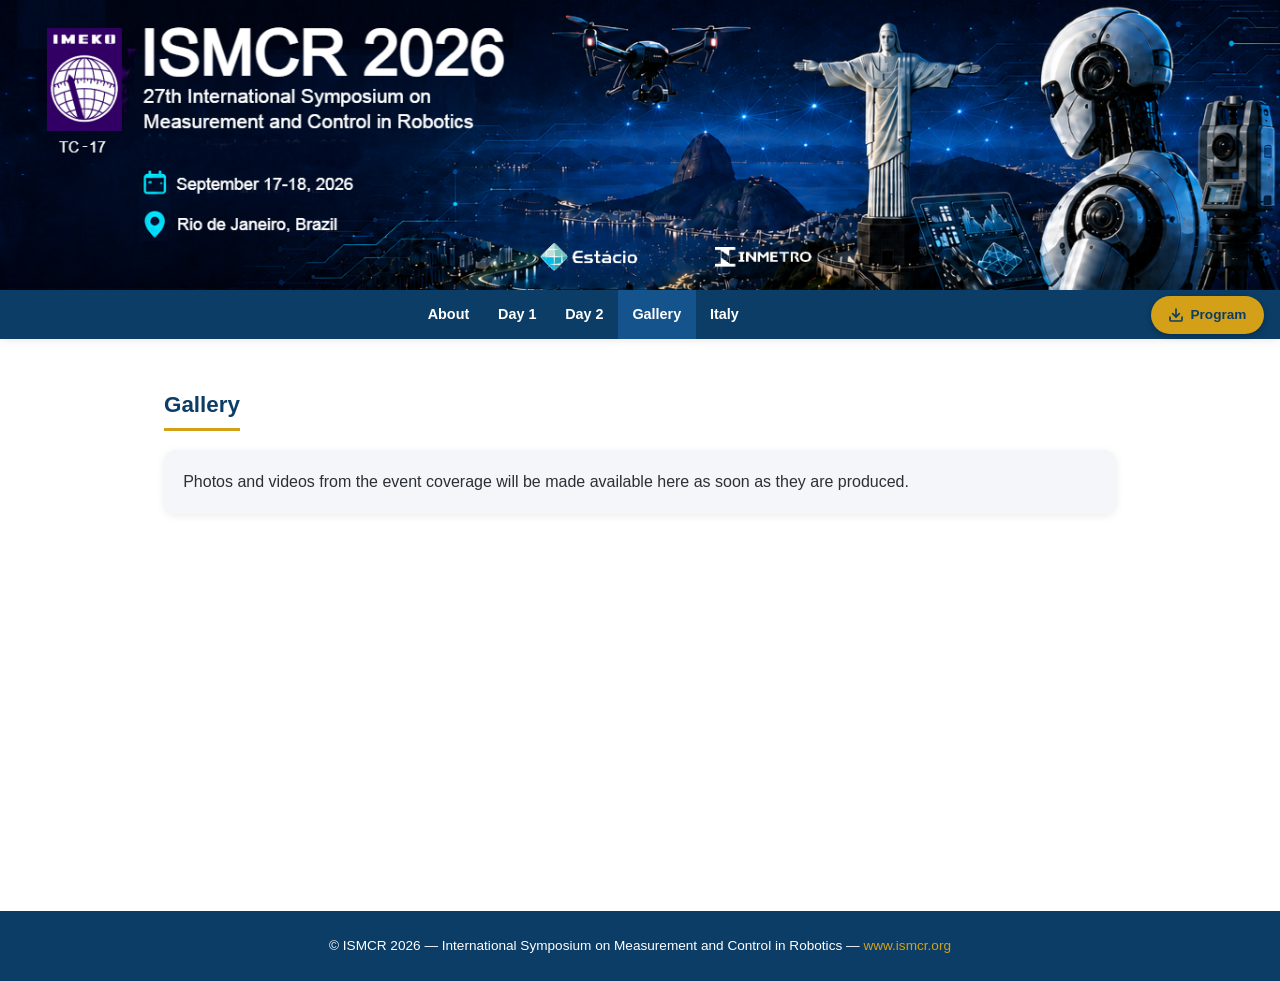
<file: gallery.html>
<!DOCTYPE html>
<html lang="en">
<head>
<meta charset="UTF-8">
<meta name="viewport" content="width=device-width, initial-scale=1.0">
<title>Gallery | ISMCR 2026</title>
<style>
:root{--azul:#0b3d66;--azul-claro:#14538c;--dourado:#d4a017;--cinza:#f4f6f9;--texto:#2b2f36;--branco:#fff;--sombra:0 2px 8px rgba(0,0,0,.08)}
*{margin:0;padding:0;box-sizing:border-box}
html{scroll-behavior:smooth}
body{font-family:-apple-system,BlinkMacSystemFont,"Segoe UI",Roboto,Arial,sans-serif;color:var(--texto);line-height:1.6;background:var(--branco)}
img{max-width:100%;display:block}
a{color:var(--azul-claro);text-decoration:none}
a:hover{text-decoration:underline}
/* Banner no topo */
.banner{width:100%;height:auto;display:block}
nav{position:sticky;top:0;z-index:50;background:var(--azul);box-shadow:var(--sombra);display:flex;align-items:center;flex-wrap:wrap;padding:0 1rem}
nav .menu{max-width:1000px;margin:0 auto;display:flex;flex-wrap:wrap;justify-content:center;list-style:none;flex:1 1 auto}
nav .menu a{display:block;color:var(--branco);padding:.8rem .9rem;font-size:.9rem;font-weight:600}
nav .menu a:hover{background:var(--azul-claro);text-decoration:none}
nav .menu a.active{background:var(--azul-claro)}
/* Botão de download do programa na barra de menu */
.btn-download{flex-shrink:0;display:inline-flex;align-items:center;gap:.4rem;background:var(--dourado);color:var(--azul);font-weight:700;padding:.5rem 1.1rem;border-radius:999px;font-size:.85rem;box-shadow:0 2px 6px rgba(0,0,0,.25);white-space:nowrap}
.btn-download:hover{background:#e0b233;text-decoration:none}
main{max-width:1000px;margin:0 auto;padding:2.5rem 1.2rem;min-height:60vh}
section{margin-bottom:2.5rem}
h2{color:var(--azul);font-size:1.4rem;border-bottom:3px solid var(--dourado);display:inline-block;padding-bottom:.3rem;margin-bottom:1.2rem}
.card{background:var(--cinza);border-radius:12px;padding:1.2rem;box-shadow:var(--sombra)}
.card p{text-align:justify;margin-bottom:.8rem}
.card p:last-child{margin-bottom:0}
.videos{display:grid;grid-template-columns:1fr;gap:1.2rem}
.video-box{position:relative;width:100%;aspect-ratio:16/9;border-radius:12px;overflow:hidden;background:#000;box-shadow:var(--sombra)}
.video-box iframe{position:absolute;inset:0;width:100%;height:100%;border:0}
.nota{background:#fff8e6;border-left:4px solid var(--dourado);padding:.8rem 1rem;border-radius:8px;margin-bottom:1.2rem;font-size:.95rem}
/* Tabela do programa */
.tabela-programa{width:100%;border-collapse:collapse;background:var(--branco);border-radius:12px;overflow:hidden;box-shadow:var(--sombra)}
.tabela-programa thead th{background:var(--azul);color:var(--branco);text-align:left;padding:.8rem 1rem;font-size:.95rem}
.tabela-programa tbody td{border-bottom:1px solid #e3e8ee;padding:.9rem 1rem;vertical-align:top;font-size:.95rem}
.tabela-programa tbody tr:last-child td{border-bottom:0}
.tabela-programa .hora{font-weight:700;color:var(--azul);white-space:nowrap;background:var(--cinza);width:150px}
.tabela-programa .sala-a{background:var(--branco)}
.tabela-programa .sala-b{background:#fafbfd}
.tabela-programa .pausa{background:#fff8e6;color:#5a6772;font-style:italic;text-align:center}
.tabela-programa ul{margin:.4rem 0 0;padding-left:1.1rem}
.tabela-programa ul li{margin-bottom:.3rem}
.tabela-programa a{color:var(--azul-claro);font-weight:600}
.tabela-programa small{color:#5a6772;font-weight:400}
@media(max-width:600px){.tabela-programa .hora{width:auto;white-space:normal}}
/* Janelas modais (abstracts) */
.modal{display:none;position:fixed;inset:0;z-index:100;background:rgba(0,0,0,.55);padding:1rem;overflow-y:auto}
.modal.aberta{display:flex;align-items:flex-start;justify-content:center}
.modal-conteudo{background:var(--branco);border-radius:12px;max-width:640px;width:100%;margin:2rem auto;padding:1.5rem;box-shadow:0 10px 40px rgba(0,0,0,.3)}
.modal-conteudo h3{color:var(--azul);margin-bottom:.6rem}
.modal-conteudo .fechar{float:right;background:none;border:0;font-size:1.6rem;line-height:1;color:#888;cursor:pointer}
.modal-conteudo .fechar:hover{color:var(--azul)}
/* Ficha do keynote */
.ficha{display:flex;gap:1.2rem;align-items:flex-start;margin-top:.4rem}
.ficha-foto{width:110px;height:110px;border-radius:50%;object-fit:cover;flex-shrink:0;border:3px solid var(--dourado)}
.ficha-info .cargo{color:var(--azul-claro);font-weight:600;font-size:.95rem;margin-bottom:.4rem}
.ficha-info p{text-align:justify;font-size:.95rem}
.italia{background:linear-gradient(135deg,var(--azul),var(--azul-claro));color:var(--branco);border-radius:16px;padding:2rem 1.4rem;text-align:center}
.italia h2{color:var(--branco);border-bottom-color:var(--dourado)}
.italia p{margin-bottom:1.2rem;opacity:.95}
.btn-grande{display:inline-block;background:var(--dourado);color:var(--azul);font-weight:700;padding:.8rem 1.8rem;border-radius:999px;font-size:1rem}
.btn-grande:hover{background:#e0b233;text-decoration:none}
.lista-nomes{list-style:none;display:grid;grid-template-columns:1fr;gap:.4rem}
.lista-nomes li{background:var(--cinza);padding:.6rem .9rem;border-radius:8px;font-size:.95rem}
.lista-nomes li::before{content:"🍽 "}
footer{background:var(--azul);color:var(--branco);text-align:center;padding:1.5rem 1rem;font-size:.85rem;margin-top:2rem}
footer a{color:var(--dourado)}
@media(min-width:768px){
  main{padding:3rem 1.5rem}
  .videos{grid-template-columns:repeat(2,1fr)}
  .lista-nomes{grid-template-columns:repeat(2,1fr)}
}
@media(max-width:480px){
  .ficha{flex-direction:column;align-items:center;text-align:center}
  .ficha-info p{text-align:center}
}
</style>
</head>
<body>
<img class="banner" src="banner-ismcr2026.png" alt="ISMCR 2026">
<nav>
  <ul class="menu">
    <li><a href="index.html">About</a></li>
    <li><a href="day1.html">Day 1</a></li>
    <li><a href="day2.html">Day 2</a></li>
    <li><a href="gallery.html" class="active">Gallery</a></li>
    <li><a href="italy.html">Italy</a></li>
  </ul>
  <a class="btn-download" href="programa-ismcr2026.pdf" download>
    <svg xmlns="http://www.w3.org/2000/svg" width="16" height="16" viewBox="0 0 24 24" fill="none" stroke="currentColor" stroke-width="2.5" stroke-linecap="round" stroke-linejoin="round"><path d="M21 15v4a2 2 0 0 1-2 2H5a2 2 0 0 1-2-2v-4"/><polyline points="7 10 12 15 17 10"/><line x1="12" y1="15" x2="12" y2="3"/></svg>
    Program
  </a>
</nav>
<main>
  <section>
    <h2>Gallery</h2>
    <div class="card">
      <p>Photos and videos from the event coverage will be made available here as soon as they are produced.</p>
    </div>
  </section>
</main>
<footer>
  <p>© ISMCR 2026 — International Symposium on Measurement and Control in Robotics — <a href="https://www.ismcr.org">www.ismcr.org</a></p>
</footer>
</body>
</html>
</file>
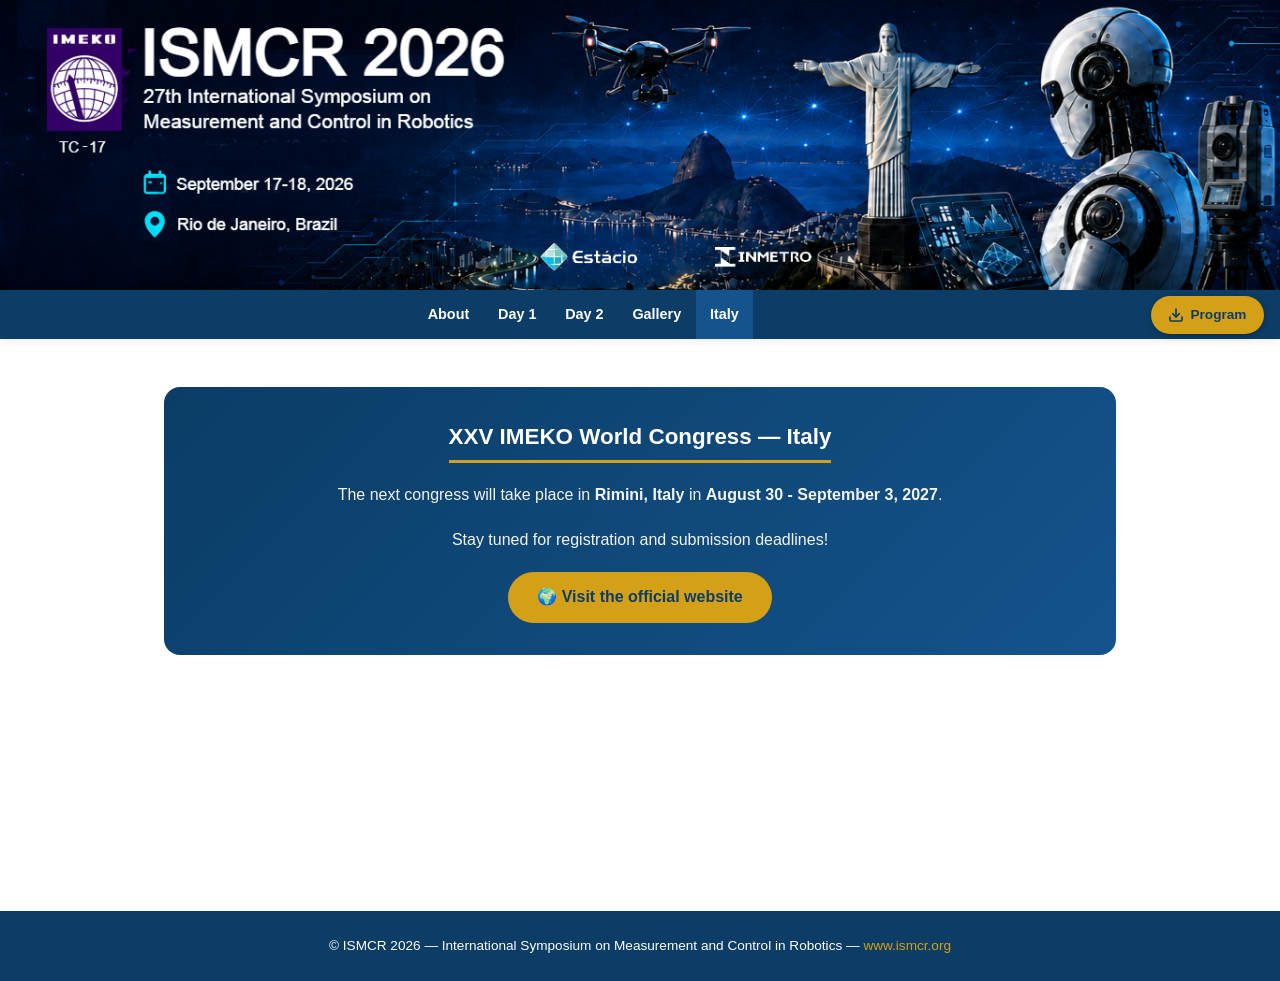
<file: italy.html>
<!DOCTYPE html>
<html lang="en">
<head>
<meta charset="UTF-8">
<meta name="viewport" content="width=device-width, initial-scale=1.0">
<title>ISMCR — International Congress 2027, Italy</title>
<style>
:root{--azul:#0b3d66;--azul-claro:#14538c;--dourado:#d4a017;--cinza:#f4f6f9;--texto:#2b2f36;--branco:#fff;--sombra:0 2px 8px rgba(0,0,0,.08)}
*{margin:0;padding:0;box-sizing:border-box}
html{scroll-behavior:smooth}
body{font-family:-apple-system,BlinkMacSystemFont,"Segoe UI",Roboto,Arial,sans-serif;color:var(--texto);line-height:1.6;background:var(--branco)}
img{max-width:100%;display:block}
a{color:var(--azul-claro);text-decoration:none}
a:hover{text-decoration:underline}
/* Banner no topo */
.banner{width:100%;height:auto;display:block}
nav{position:sticky;top:0;z-index:50;background:var(--azul);box-shadow:var(--sombra);display:flex;align-items:center;flex-wrap:wrap;padding:0 1rem}
nav .menu{max-width:1000px;margin:0 auto;display:flex;flex-wrap:wrap;justify-content:center;list-style:none;flex:1 1 auto}
nav .menu a{display:block;color:var(--branco);padding:.8rem .9rem;font-size:.9rem;font-weight:600}
nav .menu a:hover{background:var(--azul-claro);text-decoration:none}
nav .menu a.active{background:var(--azul-claro)}
/* Botão de download do programa na barra de menu */
.btn-download{flex-shrink:0;display:inline-flex;align-items:center;gap:.4rem;background:var(--dourado);color:var(--azul);font-weight:700;padding:.5rem 1.1rem;border-radius:999px;font-size:.85rem;box-shadow:0 2px 6px rgba(0,0,0,.25);white-space:nowrap}
.btn-download:hover{background:#e0b233;text-decoration:none}
main{max-width:1000px;margin:0 auto;padding:2.5rem 1.2rem;min-height:60vh}
section{margin-bottom:2.5rem}
h2{color:var(--azul);font-size:1.4rem;border-bottom:3px solid var(--dourado);display:inline-block;padding-bottom:.3rem;margin-bottom:1.2rem}
.card{background:var(--cinza);border-radius:12px;padding:1.2rem;box-shadow:var(--sombra)}
.card p{text-align:justify;margin-bottom:.8rem}
.card p:last-child{margin-bottom:0}
.videos{display:grid;grid-template-columns:1fr;gap:1.2rem}
.video-box{position:relative;width:100%;aspect-ratio:16/9;border-radius:12px;overflow:hidden;background:#000;box-shadow:var(--sombra)}
.video-box iframe{position:absolute;inset:0;width:100%;height:100%;border:0}
.nota{background:#fff8e6;border-left:4px solid var(--dourado);padding:.8rem 1rem;border-radius:8px;margin-bottom:1.2rem;font-size:.95rem}
/* Tabela do programa */
.tabela-programa{width:100%;border-collapse:collapse;background:var(--branco);border-radius:12px;overflow:hidden;box-shadow:var(--sombra)}
.tabela-programa thead th{background:var(--azul);color:var(--branco);text-align:left;padding:.8rem 1rem;font-size:.95rem}
.tabela-programa tbody td{border-bottom:1px solid #e3e8ee;padding:.9rem 1rem;vertical-align:top;font-size:.95rem}
.tabela-programa tbody tr:last-child td{border-bottom:0}
.tabela-programa .hora{font-weight:700;color:var(--azul);white-space:nowrap;background:var(--cinza);width:150px}
.tabela-programa .sala-a{background:var(--branco)}
.tabela-programa .sala-b{background:#fafbfd}
.tabela-programa .pausa{background:#fff8e6;color:#5a6772;font-style:italic;text-align:center}
.tabela-programa ul{margin:.4rem 0 0;padding-left:1.1rem}
.tabela-programa ul li{margin-bottom:.3rem}
.tabela-programa a{color:var(--azul-claro);font-weight:600}
.tabela-programa small{color:#5a6772;font-weight:400}
@media(max-width:600px){.tabela-programa .hora{width:auto;white-space:normal}}
/* Janelas modais (abstracts) */
.modal{display:none;position:fixed;inset:0;z-index:100;background:rgba(0,0,0,.55);padding:1rem;overflow-y:auto}
.modal.aberta{display:flex;align-items:flex-start;justify-content:center}
.modal-conteudo{background:var(--branco);border-radius:12px;max-width:640px;width:100%;margin:2rem auto;padding:1.5rem;box-shadow:0 10px 40px rgba(0,0,0,.3)}
.modal-conteudo h3{color:var(--azul);margin-bottom:.6rem}
.modal-conteudo .fechar{float:right;background:none;border:0;font-size:1.6rem;line-height:1;color:#888;cursor:pointer}
.modal-conteudo .fechar:hover{color:var(--azul)}
/* Ficha do keynote */
.ficha{display:flex;gap:1.2rem;align-items:flex-start;margin-top:.4rem}
.ficha-foto{width:110px;height:110px;border-radius:50%;object-fit:cover;flex-shrink:0;border:3px solid var(--dourado)}
.ficha-info .cargo{color:var(--azul-claro);font-weight:600;font-size:.95rem;margin-bottom:.4rem}
.ficha-info p{text-align:justify;font-size:.95rem}
.italia{background:linear-gradient(135deg,var(--azul),var(--azul-claro));color:var(--branco);border-radius:16px;padding:2rem 1.4rem;text-align:center}
.italia h2{color:var(--branco);border-bottom-color:var(--dourado)}
.italia p{margin-bottom:1.2rem;opacity:.95}
.btn-grande{display:inline-block;background:var(--dourado);color:var(--azul);font-weight:700;padding:.8rem 1.8rem;border-radius:999px;font-size:1rem}
.btn-grande:hover{background:#e0b233;text-decoration:none}
.lista-nomes{list-style:none;display:grid;grid-template-columns:1fr;gap:.4rem}
.lista-nomes li{background:var(--cinza);padding:.6rem .9rem;border-radius:8px;font-size:.95rem}
.lista-nomes li::before{content:"🍽 "}
footer{background:var(--azul);color:var(--branco);text-align:center;padding:1.5rem 1rem;font-size:.85rem;margin-top:2rem}
footer a{color:var(--dourado)}
@media(min-width:768px){
  main{padding:3rem 1.5rem}
  .videos{grid-template-columns:repeat(2,1fr)}
  .lista-nomes{grid-template-columns:repeat(2,1fr)}
}
@media(max-width:480px){
  .ficha{flex-direction:column;align-items:center;text-align:center}
  .ficha-info p{text-align:center}
}
</style>
</head>
<body>
<img class="banner" src="banner-ismcr2026.png" alt="ISMCR 2026">
<nav>
  <ul class="menu">
    <li><a href="index.html">About</a></li>
    <li><a href="day1.html">Day 1</a></li>
    <li><a href="day2.html">Day 2</a></li>
    <li><a href="gallery.html">Gallery</a></li>
    <li><a href="italy.html" class="active">Italy</a></li>
  </ul>
  <a class="btn-download" href="programa-ismcr2026.pdf" download>
    <svg xmlns="http://www.w3.org/2000/svg" width="16" height="16" viewBox="0 0 24 24" fill="none" stroke="currentColor" stroke-width="2.5" stroke-linecap="round" stroke-linejoin="round"><path d="M21 15v4a2 2 0 0 1-2 2H5a2 2 0 0 1-2-2v-4"/><polyline points="7 10 12 15 17 10"/><line x1="12" y1="15" x2="12" y2="3"/></svg>
    Program
  </a>
</nav>
<main>
  <section>
    <div class="italia">
      <h2>XXV IMEKO World Congress — Italy</h2>
      <p>The next congress will take place in <strong>Rimini, Italy</strong> in <strong>August 30 - September 3, 2027</strong>.</p>
      <p>Stay tuned for registration and submission deadlines!</p>
      <a class="btn-grande" href="https://www.imeko.org" target="_blank" rel="noopener">🌍 Visit the official website</a>
    </div>
  </section>
</main>
<footer>
  <p>© ISMCR 2026 — International Symposium on Measurement and Control in Robotics — <a href="https://www.ismcr.org">www.ismcr.org</a></p>
</footer>
</body>
</html>
</file>
<file: style.css>
:root{--azul:#0b3d66;--azul-claro:#14538c;--dourado:#d4a017;--cinza:#f4f6f9;--texto:#2b2f36;--branco:#fff;--sombra:0 2px 8px rgba(0,0,0,.08)}
*{margin:0;padding:0;box-sizing:border-box}
html{scroll-behavior:smooth}
body{font-family:-apple-system,BlinkMacSystemFont,"Segoe UI",Roboto,Arial,sans-serif;color:var(--texto);line-height:1.6;background:var(--branco)}
img{max-width:100%;display:block}
a{color:var(--azul-claro);text-decoration:none}
a:hover{text-decoration:underline}
/* Banner no topo */
.banner{width:100%;height:auto;display:block}
nav{position:sticky;top:0;z-index:50;background:var(--azul);box-shadow:var(--sombra);display:flex;align-items:center;flex-wrap:wrap;padding:0 1rem}
nav .menu{flex:1 1 auto;display:flex;flex-wrap:wrap;justify-content:center;list-style:none;margin:0}
nav .menu a{display:block;color:var(--branco);padding:.8rem .9rem;font-size:.9rem;font-weight:600}
nav .menu a:hover{background:var(--azul-claro);text-decoration:none}
nav .menu a.active{background:var(--azul-claro)}
/* Botão de download do programa na barra de menu */
.btn-download{flex-shrink:0;display:inline-flex;align-items:center;gap:.4rem;background:var(--dourado);color:var(--azul);font-weight:700;padding:.5rem 1.1rem;border-radius:999px;font-size:.85rem;box-shadow:0 2px 6px rgba(0,0,0,.25);white-space:nowrap}
.btn-download:hover{background:#e0b233;text-decoration:none}
main{max-width:1000px;margin:0 auto;padding:2.5rem 1.2rem;min-height:60vh}
section{margin-bottom:2.5rem}
h2{color:var(--azul);font-size:1.4rem;border-bottom:3px solid var(--dourado);display:inline-block;padding-bottom:.3rem;margin-bottom:1.2rem}
.card{background:var(--cinza);border-radius:12px;padding:1.2rem;box-shadow:var(--sombra)}
/* Texto justificado e espaçamento entre parágrafos (meia linha) */
.card p{text-align:justify;margin-bottom:.8rem}
.card p:last-child{margin-bottom:0}
.videos{display:grid;grid-template-columns:1fr;gap:1.2rem}
.video-box{position:relative;width:100%;aspect-ratio:16/9;border-radius:12px;overflow:hidden;background:#000;box-shadow:var(--sombra)}
.video-box iframe{position:absolute;inset:0;width:100%;height:100%;border:0}
.nota{background:#fff8e6;border-left:4px solid var(--dourado);padding:.8rem 1rem;border-radius:8px;margin-bottom:1.2rem;font-size:.95rem}
/* Tabela do programa */
.tabela-programa{width:100%;border-collapse:collapse;background:var(--branco);border-radius:12px;overflow:hidden;box-shadow:var(--sombra)}
.tabela-programa thead th{background:var(--azul);color:var(--branco);text-align:left;padding:.8rem 1rem;font-size:.95rem}
.tabela-programa tbody td{border-bottom:1px solid #e3e8ee;padding:.9rem 1rem;vertical-align:top;font-size:.95rem}
.tabela-programa tbody tr:last-child td{border-bottom:0}
.tabela-programa .hora{font-weight:700;color:var(--azul);white-space:nowrap;background:var(--cinza);width:150px}
.tabela-programa .sala-a{background:var(--branco)}
.tabela-programa .sala-b{background:#fafbfd}
.tabela-programa .pausa{background:#fff8e6;color:#5a6772;font-style:italic;text-align:center}
.tabela-programa ul{margin:.4rem 0 0;padding-left:1.1rem}
.tabela-programa ul li{margin-bottom:.3rem}
.tabela-programa a{color:var(--azul-claro);font-weight:600}
.tabela-programa small{color:#5a6772;font-weight:400}
@media(max-width:600px){.tabela-programa .hora{width:auto;white-space:normal}}
/* Janelas modais (abstracts) */
.modal{display:none;position:fixed;inset:0;z-index:100;background:rgba(0,0,0,.55);padding:1rem;overflow-y:auto}
.modal.aberta{display:flex;align-items:flex-start;justify-content:center}
.modal-conteudo{background:var(--branco);border-radius:12px;max-width:640px;width:100%;margin:2rem auto;padding:1.5rem;box-shadow:0 10px 40px rgba(0,0,0,.3)}
.modal-conteudo h3{color:var(--azul);margin-bottom:.6rem}
.modal-conteudo .fechar{float:right;background:none;border:0;font-size:1.6rem;line-height:1;color:#888;cursor:pointer}
.modal-conteudo .fechar:hover{color:var(--azul)}
.italia{background:linear-gradient(135deg,var(--azul),var(--azul-claro));color:var(--branco);border-radius:16px;padding:2rem 1.4rem;text-align:center}
.italia h2{color:var(--branco);border-bottom-color:var(--dourado)}
.italia p{margin-bottom:1.2rem;opacity:.95}
.btn-grande{display:inline-block;background:var(--dourado);color:var(--azul);font-weight:700;padding:.8rem 1.8rem;border-radius:999px;font-size:1rem}
.btn-grande:hover{background:#e0b233;text-decoration:none}
.lista-nomes{list-style:none;display:grid;grid-template-columns:1fr;gap:.4rem}
.lista-nomes li{background:var(--cinza);padding:.6rem .9rem;border-radius:8px;font-size:.95rem}
.lista-nomes li::before{content:"🍽 "}
footer{background:var(--azul);color:var(--branco);text-align:center;padding:1.5rem 1rem;font-size:.85rem;margin-top:2rem}
footer a{color:var(--dourado)}
@media(min-width:768px){
  main{padding:3rem 1.5rem}
  .videos{grid-template-columns:repeat(2,1fr)}
  .lista-nomes{grid-template-columns:repeat(2,1fr)}
}
</file>
